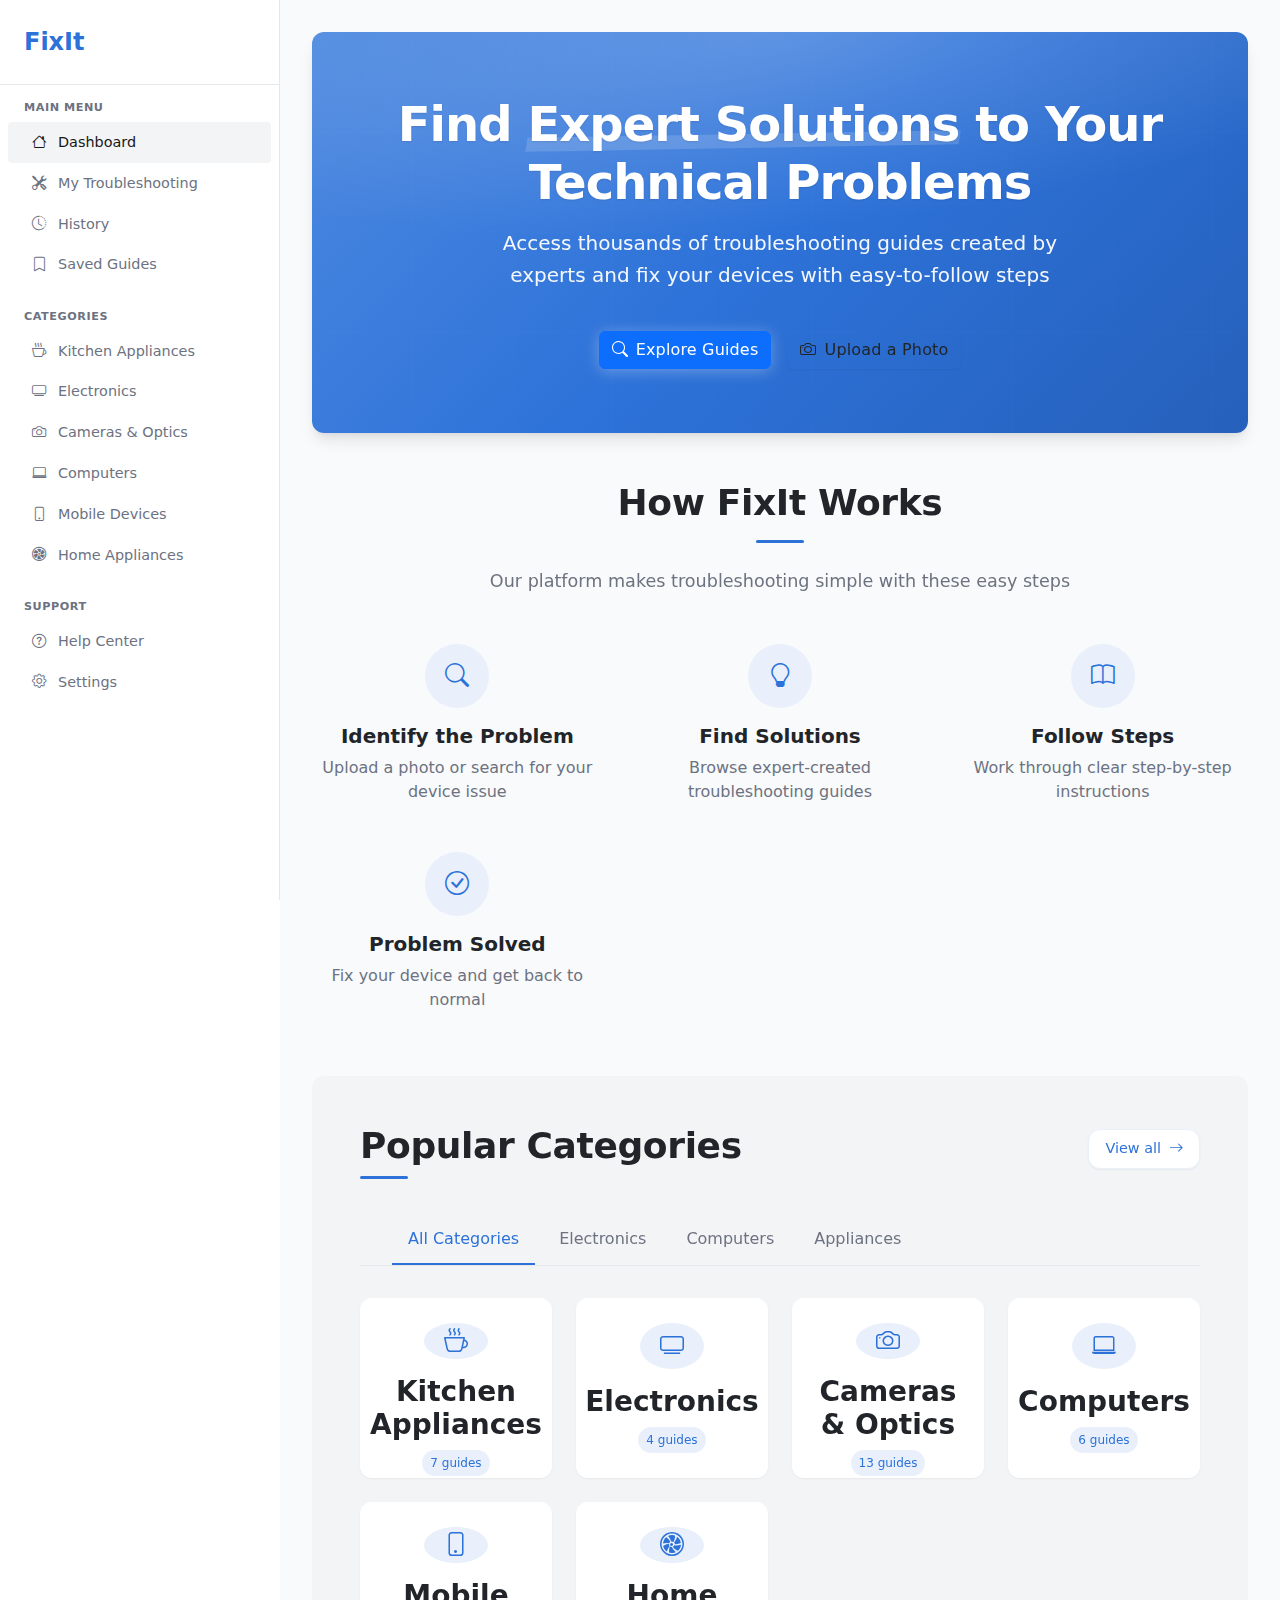
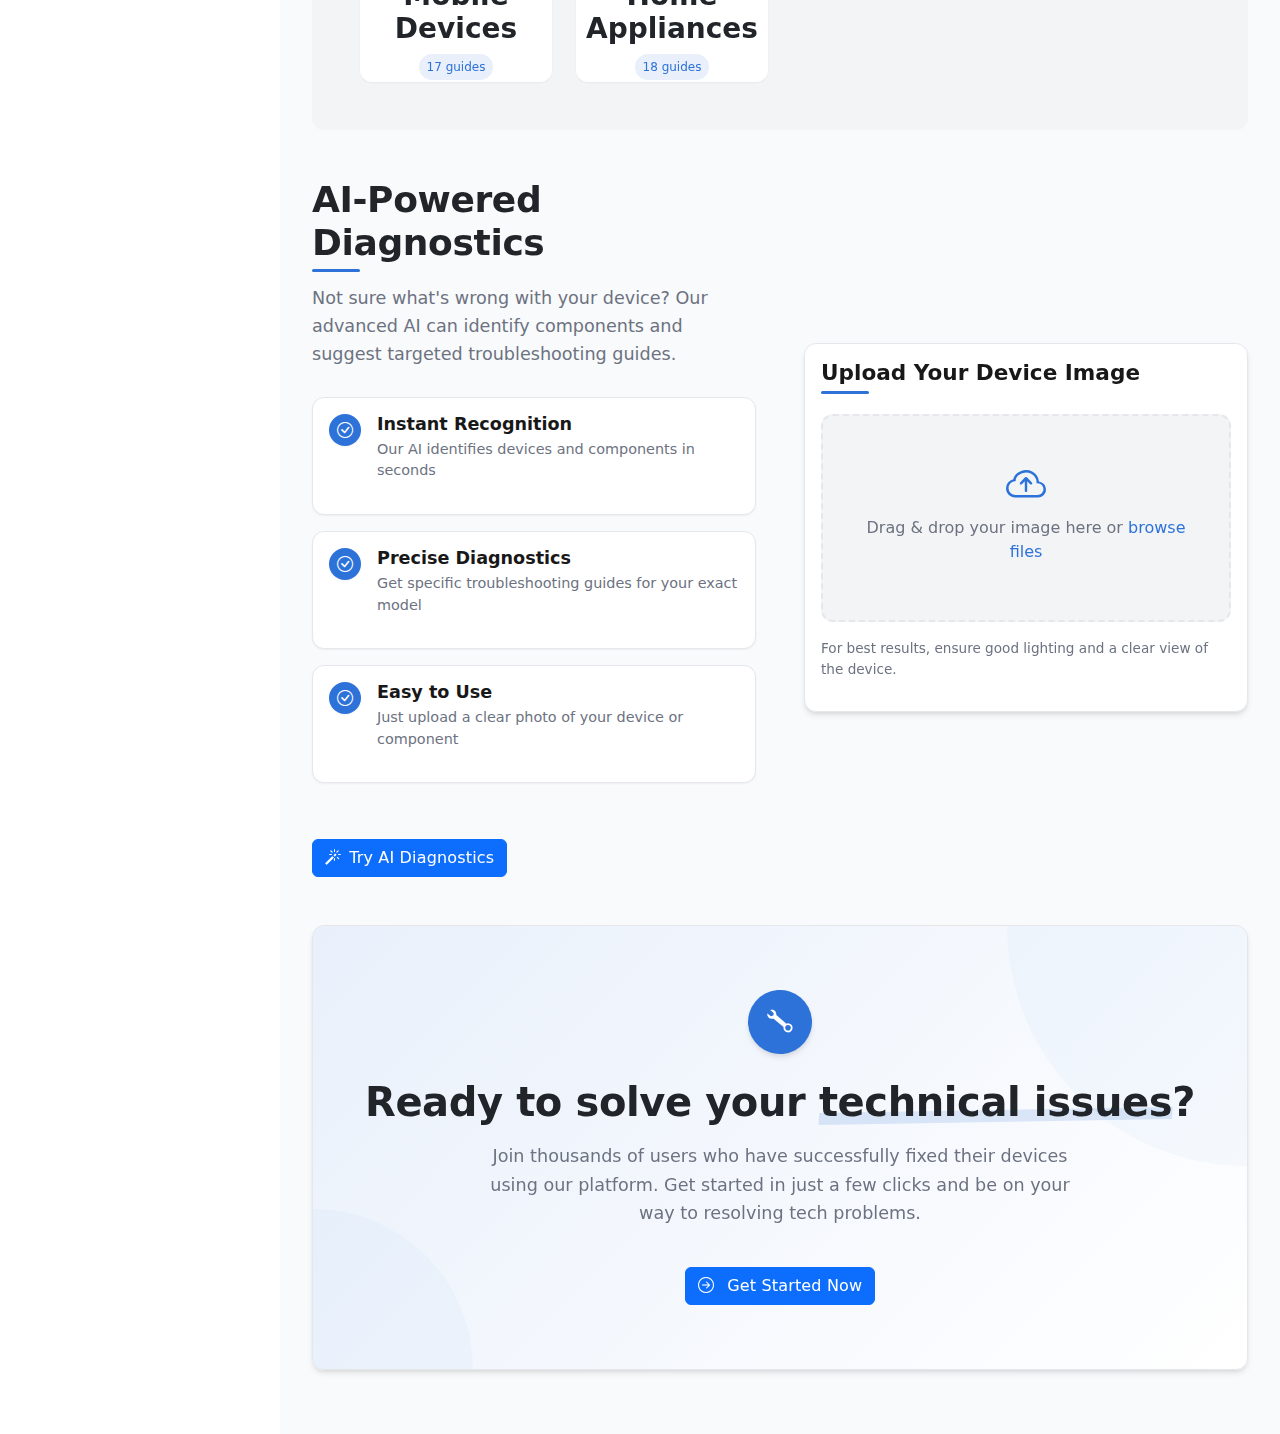
<file: index.html>
<!DOCTYPE html>
<html lang="en">
<head>
  <meta charset="UTF-8">
  <meta name="viewport" content="width=device-width, initial-scale=1.0">
  <title>FixIt - Tech Troubleshooting Guide</title>
  <link rel="stylesheet" href="styles.css">
  <link href="https://cdn.jsdelivr.net/npm/bootstrap@5.3.0/dist/css/bootstrap.min.css" rel="stylesheet">
  <link rel="stylesheet" href="https://cdn.jsdelivr.net/npm/bootstrap-icons@1.11.0/font/bootstrap-icons.css">
</head>
<body>
  <div class="app-container">
    <!-- Sidebar -->
    <aside class="sidebar">
      <div class="logo-container">
        <a href="index.html" class="logo">FixIt</a>
      </div>
      
      <nav class="sidebar-nav">
        <div class="nav-section">
          <h5 class="nav-title">MAIN MENU</h5>
          <ul class="nav-items">
            <li class="nav-item active">
              <a href="index.html">
                <i class="bi bi-house"></i>
                <span>Dashboard</span>
              </a>
            </li>
            <li class="nav-item">
              <a href="my-troubleshooting.html">
                <i class="bi bi-tools"></i>
                <span>My Troubleshooting</span>
              </a>
            </li>
            <li class="nav-item">
              <a href="history.html">
                <i class="bi bi-clock-history"></i>
                <span>History</span>
              </a>
            </li>
            <li class="nav-item">
              <a href="saved-guides.html">
                <i class="bi bi-bookmark"></i>
                <span>Saved Guides</span>
              </a>
            </li>
          </ul>
        </div>
        
        <div class="nav-section">
          <h5 class="nav-title">CATEGORIES</h5>
          <ul class="nav-items" id="category-nav">
            <!-- Categories will be loaded here via JavaScript -->
            <li class="nav-item skeleton">
              <div class="skeleton-icon"></div>
              <div class="skeleton-text"></div>
            </li>
            <li class="nav-item skeleton">
              <div class="skeleton-icon"></div>
              <div class="skeleton-text"></div>
            </li>
          </ul>
        </div>
        
        <div class="nav-section">
          <h5 class="nav-title">SUPPORT</h5>
          <ul class="nav-items">
            <li class="nav-item">
              <a href="help-center.html">
                <i class="bi bi-question-circle"></i>
                <span>Help Center</span>
              </a>
            </li>
            <li class="nav-item">
              <a href="settings.html">
                <i class="bi bi-gear"></i>
                <span>Settings</span>
              </a>
            </li>
          </ul>
        </div>
      </nav>
    </aside>

    <!-- Main Content -->
    <main class="main-content">
      <div class="content-inner">
        <!-- Hero Section -->
        <section class="hero-section">
          <div class="hero-content">
            <h1>Find <span>Expert Solutions</span> to Your Technical Problems</h1>
            <p>Access thousands of troubleshooting guides created by experts and fix your devices with easy-to-follow steps</p>
            <div class="hero-buttons">
              <button class="btn btn-primary"><i class="bi bi-search me-2"></i>Explore Guides</button>
              <button class="btn btn-outline"><i class="bi bi-camera me-2"></i>Upload a Photo</button>
            </div>
          </div>
        </section>

        <!-- How it Works Section -->
        <section class="how-it-works-section">
          <div class="section-header">
            <h2>How FixIt Works</h2>
            <p>Our platform makes troubleshooting simple with these easy steps</p>
          </div>
          
          <div class="steps-container">
            <div class="step-item">
              <div class="step-icon">
                <i class="bi bi-search"></i>
              </div>
              <h3>Identify the Problem</h3>
              <p>Upload a photo or search for your device issue</p>
            </div>
            
            <div class="step-item">
              <div class="step-icon">
                <i class="bi bi-lightbulb"></i>
              </div>
              <h3>Find Solutions</h3>
              <p>Browse expert-created troubleshooting guides</p>
            </div>
            
            <div class="step-item">
              <div class="step-icon">
                <i class="bi bi-book"></i>
              </div>
              <h3>Follow Steps</h3>
              <p>Work through clear step-by-step instructions</p>
            </div>
            
            <div class="step-item">
              <div class="step-icon">
                <i class="bi bi-check-circle"></i>
              </div>
              <h3>Problem Solved</h3>
              <p>Fix your device and get back to normal</p>
            </div>
          </div>
        </section>

        <!-- Categories Section -->
        <section class="categories-section">
          <div class="section-header-with-action">
            <h2>Popular Categories</h2>
            <a href="categories.html" class="view-all">
              View all <i class="bi bi-arrow-right"></i>
            </a>
          </div>
          
          <div class="tabs-container">
            <ul class="tabs-nav">
              <li class="active"><a href="#all-tab">All Categories</a></li>
              <li><a href="#electronics-tab">Electronics</a></li>
              <li><a href="#computers-tab">Computers</a></li>
              <li><a href="#appliances-tab">Appliances</a></li>
            </ul>
            
            <div class="tab-content">
              <div id="all-tab" class="tab-pane active">
                <div class="categories-grid" id="all-categories">
                  <!-- Categories will be loaded here via JavaScript -->
                  <div class="category-card skeleton"></div>
                  <div class="category-card skeleton"></div>
                  <div class="category-card skeleton"></div>
                  <div class="category-card skeleton"></div>
                  <div class="category-card skeleton"></div>
                  <div class="category-card skeleton"></div>
                </div>
              </div>
              
              <div id="electronics-tab" class="tab-pane">
                <div class="categories-grid" id="electronics-categories">
                  <!-- Electronics categories will be loaded here -->
                </div>
              </div>
              
              <div id="computers-tab" class="tab-pane">
                <div class="categories-grid" id="computers-categories">
                  <!-- Computers categories will be loaded here -->
                </div>
              </div>
              
              <div id="appliances-tab" class="tab-pane">
                <div class="categories-grid" id="appliances-categories">
                  <!-- Appliances categories will be loaded here -->
                </div>
              </div>
            </div>
          </div>
        </section>

        <!-- AI Detection Section -->
        <section class="ai-detection-section">
          <div class="ai-info">
            <h2>AI-Powered Diagnostics</h2>
            <p>Not sure what's wrong with your device? Our advanced AI can identify components and suggest targeted troubleshooting guides.</p>
            
            <div class="features-list">
              <div class="feature-item">
                <i class="bi bi-check-circle"></i>
                <div>
                  <h4>Instant Recognition</h4>
                  <p>Our AI identifies devices and components in seconds</p>
                </div>
              </div>
              
              <div class="feature-item">
                <i class="bi bi-check-circle"></i>
                <div>
                  <h4>Precise Diagnostics</h4>
                  <p>Get specific troubleshooting guides for your exact model</p>
                </div>
              </div>
              
              <div class="feature-item">
                <i class="bi bi-check-circle"></i>
                <div>
                  <h4>Easy to Use</h4>
                  <p>Just upload a clear photo of your device or component</p>
                </div>
              </div>
            </div>
            
            <button class="btn btn-primary mt-4"><i class="bi bi-magic me-2"></i>Try AI Diagnostics</button>
          </div>
          
          <div class="ai-upload-box">
            <div class="card">
              <div class="card-body">
                <h3>Upload Your Device Image</h3>
                <div class="upload-area" id="upload-area">
                  <i class="bi bi-cloud-arrow-up"></i>
                  <p>Drag & drop your image here or <span>browse files</span></p>
                  <input type="file" id="file-upload" accept="image/*" hidden>
                </div>
                <p class="upload-tip">For best results, ensure good lighting and a clear view of the device.</p>
              </div>
            </div>
          </div>
        </section>

        <!-- CTA Section -->
        <section class="cta-section">
          <div class="cta-icon">
            <i class="bi bi-wrench"></i>
          </div>
          <h2>Ready to solve your <span>technical issues</span>?</h2>
          <p>Join thousands of users who have successfully fixed their devices using our platform. Get started in just a few clicks and be on your way to resolving tech problems.</p>
          <button class="btn btn-primary">
            <i class="bi bi-arrow-right-circle me-2"></i>
            Get Started Now
          </button>
        </section>
      </div>
    </main>
  </div>

  <script src="script.js"></script>
</body>
</html>
</file>
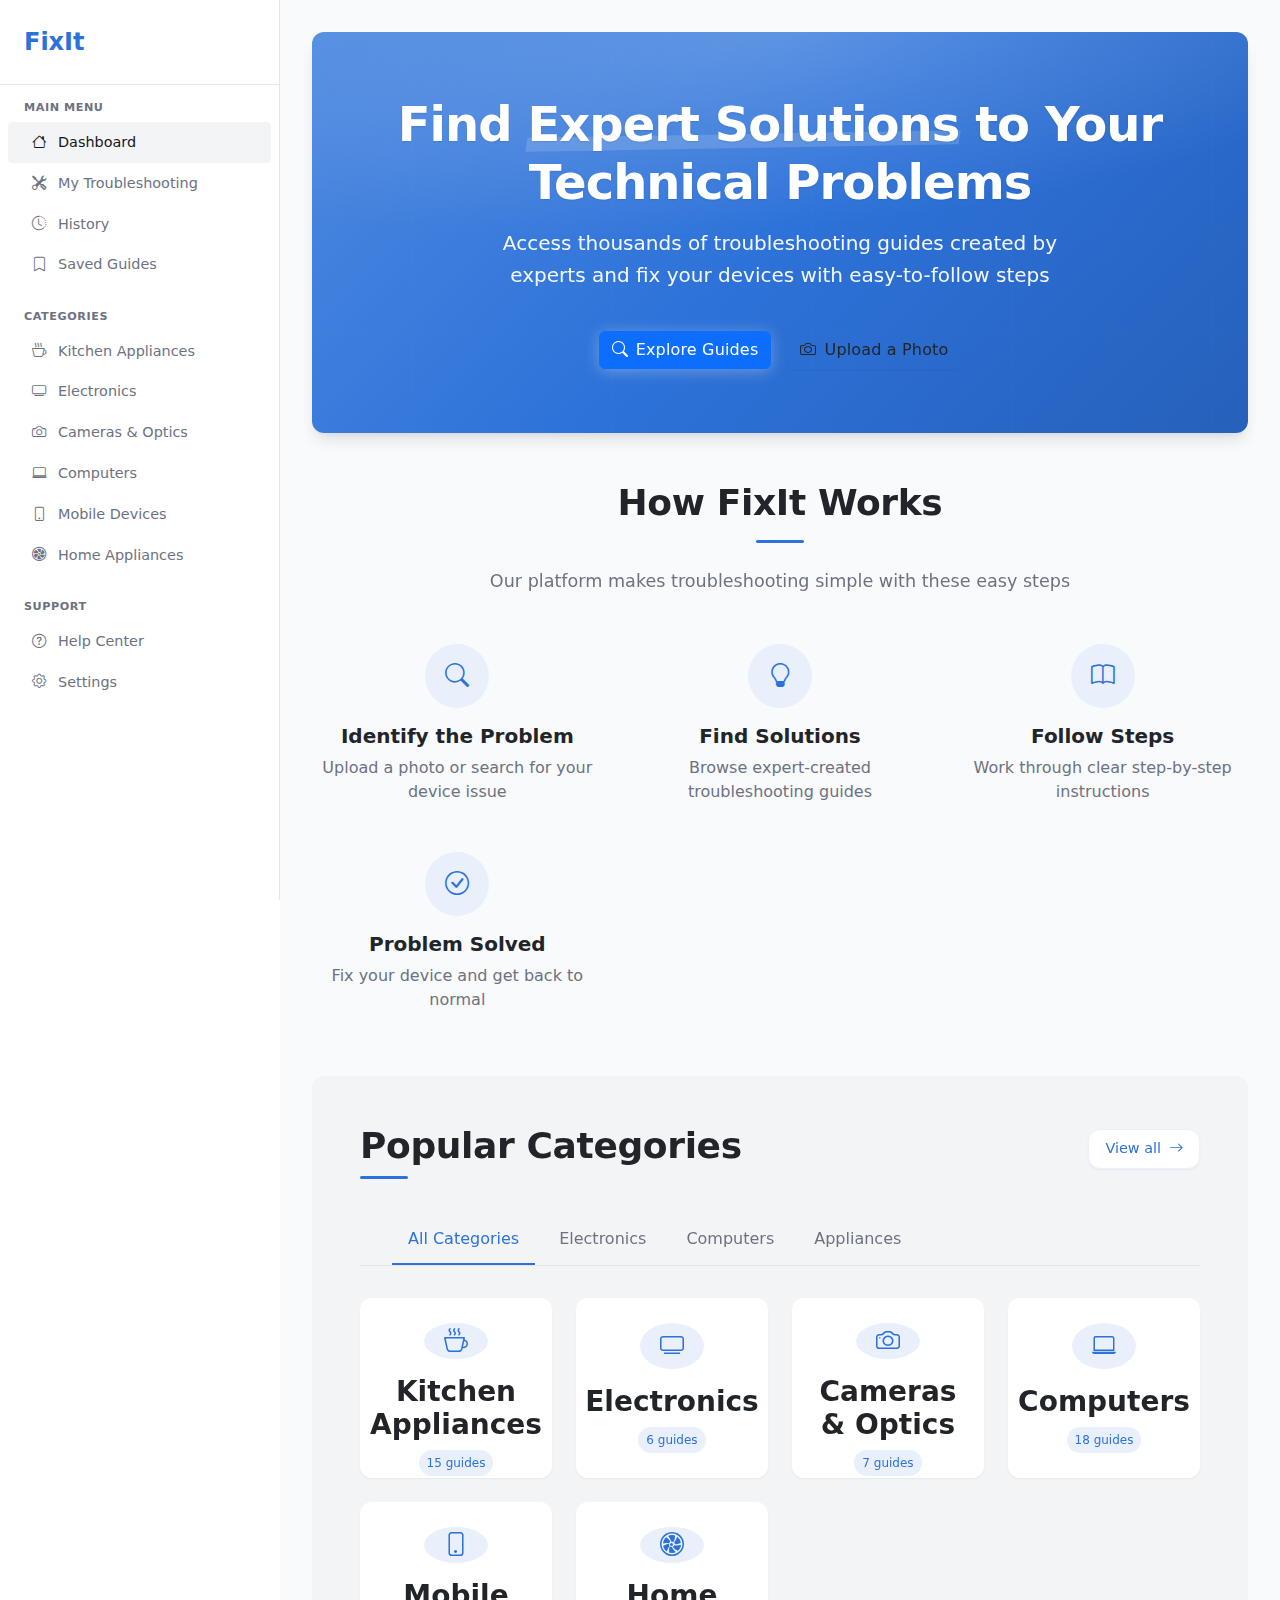
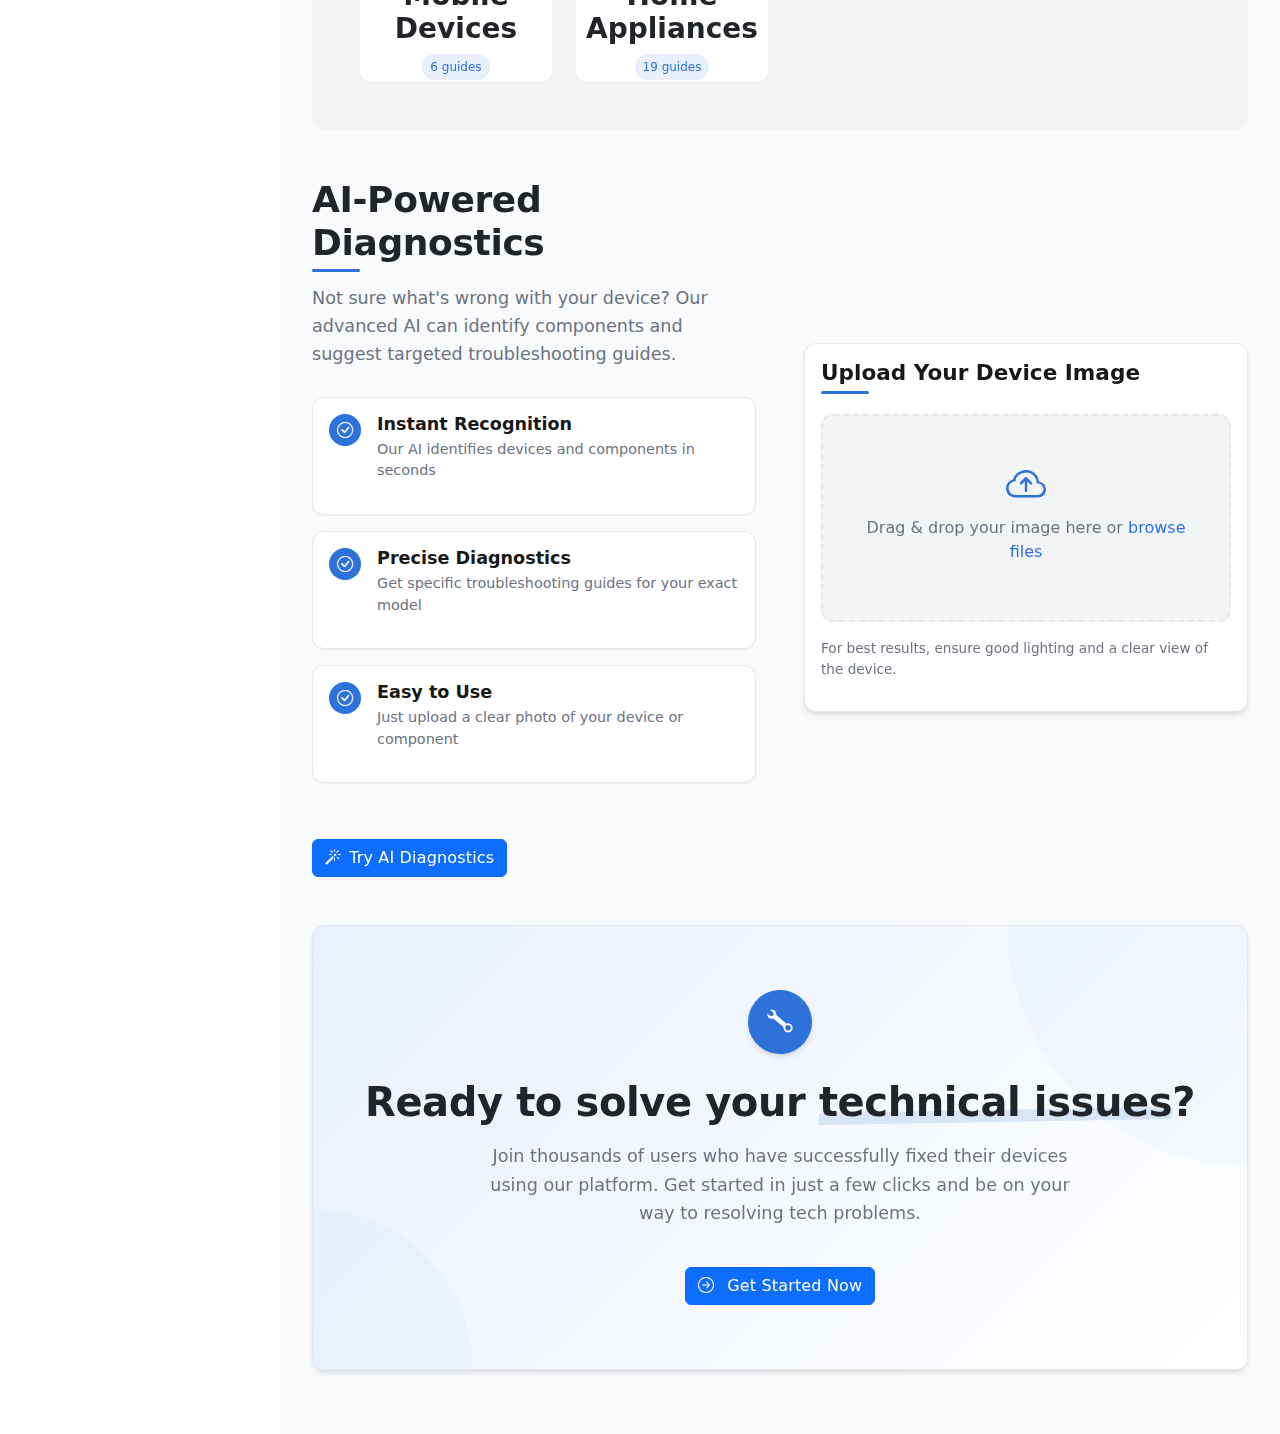
<file: category (2).html>
<!DOCTYPE html>
<html lang="en">
<head>
  <meta charset="UTF-8">
  <meta name="viewport" content="width=device-width, initial-scale=1.0">
  <title>Category | FixIt - Tech Troubleshooting Guide</title>
  <link rel="stylesheet" href="styles.css">
  <link href="https://cdn.jsdelivr.net/npm/bootstrap@5.3.0/dist/css/bootstrap.min.css" rel="stylesheet">
  <link rel="stylesheet" href="https://cdn.jsdelivr.net/npm/bootstrap-icons@1.11.0/font/bootstrap-icons.css">
  <style>
    /* Additional styles for category page */
    .category-header {
      display: flex;
      align-items: center;
      gap: 1.5rem;
      margin-bottom: 2.5rem;
    }
    
    .category-icon-large {
      width: 5rem;
      height: 5rem;
      background-color: var(--primary-very-light);
      color: var(--primary);
      display: flex;
      align-items: center;
      justify-content: center;
      border-radius: 1rem;
      font-size: 2rem;
    }
    
    .category-description {
      color: var(--muted-foreground);
      max-width: 800px;
      margin-bottom: 1.5rem;
    }
    
    .guides-header {
      display: flex;
      justify-content: space-between;
      align-items: center;
      margin-bottom: 1.5rem;
    }
    
    .filter-button {
      display: flex;
      align-items: center;
      gap: 0.5rem;
      padding: 0.5rem 1rem;
      background-color: var(--background);
      border: 1px solid var(--border);
      border-radius: var(--radius);
      cursor: pointer;
    }
    
    .difficulty-legend {
      display: flex;
      gap: 1.5rem;
      margin-bottom: 2rem;
    }
    
    .difficulty-item {
      display: flex;
      align-items: center;
      gap: 0.5rem;
      font-size: 0.875rem;
    }
    
    .difficulty-dot {
      width: 0.75rem;
      height: 0.75rem;
      border-radius: 50%;
    }
    
    .difficulty-dot.beginner {
      background-color: #10b981;
    }
    
    .difficulty-dot.intermediate {
      background-color: #f59e0b;
    }
    
    .difficulty-dot.advanced {
      background-color: #ef4444;
    }
    
    .guide-card {
      background-color: white;
      border-radius: var(--radius);
      box-shadow: 0 2px 10px rgba(0, 0, 0, 0.05);
      padding: 1.5rem;
      margin-bottom: 1.5rem;
      transition: all 0.3s;
      cursor: pointer;
      border-left: 4px solid transparent;
    }
    
    .guide-card:hover {
      box-shadow: 0 4px 20px rgba(0, 0, 0, 0.1);
      transform: translateY(-2px);
    }
    
    .guide-card.beginner {
      border-left-color: #10b981;
    }
    
    .guide-card.intermediate {
      border-left-color: #f59e0b;
    }
    
    .guide-card.advanced {
      border-left-color: #ef4444;
    }
    
    .guide-header {
      display: flex;
      justify-content: space-between;
      margin-bottom: 0.75rem;
    }
    
    .guide-title {
      font-weight: 600;
      font-size: 1.25rem;
      color: var(--foreground);
      margin-bottom: 0.5rem;
    }
    
    .guide-meta {
      display: flex;
      gap: 1.5rem;
      color: var(--muted-foreground);
      font-size: 0.875rem;
      margin-bottom: 0.75rem;
    }
    
    .guide-meta-item {
      display: flex;
      align-items: center;
      gap: 0.5rem;
    }
    
    .guide-rating {
      display: flex;
      align-items: center;
      gap: 0.25rem;
    }
    
    .guide-rating-stars {
      color: #f59e0b;
    }
    
    .guide-rating-value {
      font-weight: 600;
    }
    
    .no-guides {
      text-align: center;
      padding: 4rem 2rem;
      background-color: var(--muted);
      border-radius: var(--radius);
    }
    
    .no-guides i {
      font-size: 3rem;
      color: var(--muted-foreground);
      margin-bottom: 1rem;
    }
    
    .no-guides h3 {
      font-weight: 600;
      margin-bottom: 0.5rem;
    }
    
    .no-guides p {
      color: var(--muted-foreground);
      margin-bottom: 1.5rem;
    }
  </style>
</head>
<body>
  <div class="app-container">
    <!-- Sidebar -->
    <aside class="sidebar">
      <div class="logo-container">
        <a href="index.html" class="logo">FixIt</a>
      </div>
      
      <nav class="sidebar-nav">
        <div class="nav-section">
          <h5 class="nav-title">MAIN MENU</h5>
          <ul class="nav-items">
            <li class="nav-item">
              <a href="index.html">
                <i class="bi bi-house"></i>
                <span>Dashboard</span>
              </a>
            </li>
            <li class="nav-item">
              <a href="my-troubleshooting.html">
                <i class="bi bi-tools"></i>
                <span>My Troubleshooting</span>
              </a>
            </li>
            <li class="nav-item">
              <a href="history.html">
                <i class="bi bi-clock-history"></i>
                <span>History</span>
              </a>
            </li>
            <li class="nav-item">
              <a href="saved-guides.html">
                <i class="bi bi-bookmark"></i>
                <span>Saved Guides</span>
              </a>
            </li>
          </ul>
        </div>
        
        <div class="nav-section">
          <h5 class="nav-title">CATEGORIES</h5>
          <ul class="nav-items" id="category-nav">
            <!-- Categories will be loaded here via JavaScript -->
            <li class="nav-item skeleton">
              <div class="skeleton-icon"></div>
              <div class="skeleton-text"></div>
            </li>
            <li class="nav-item skeleton">
              <div class="skeleton-icon"></div>
              <div class="skeleton-text"></div>
            </li>
          </ul>
        </div>
        
        <div class="nav-section">
          <h5 class="nav-title">SUPPORT</h5>
          <ul class="nav-items">
            <li class="nav-item">
              <a href="help-center.html">
                <i class="bi bi-question-circle"></i>
                <span>Help Center</span>
              </a>
            </li>
            <li class="nav-item">
              <a href="settings.html">
                <i class="bi bi-gear"></i>
                <span>Settings</span>
              </a>
            </li>
          </ul>
        </div>
      </nav>
    </aside>

    <!-- Main Content -->
    <main class="main-content">
      <div class="content-inner">
        <!-- Loading State -->
        <div id="loading-state" class="category-loading-state">
          <div class="category-header">
            <div class="category-icon-large skeleton"></div>
            <div>
              <div class="skeleton" style="width: 200px; height: 2rem; margin-bottom: 0.5rem;"></div>
              <div class="skeleton" style="width: 300px; height: 1rem;"></div>
            </div>
          </div>
          
          <div class="skeleton" style="width: 100%; height: 1.5rem; margin-bottom: 1.5rem;"></div>
          
          <div class="guides-header">
            <div class="skeleton" style="width: 150px; height: 1.5rem;"></div>
            <div class="skeleton" style="width: 100px; height: 2rem;"></div>
          </div>
          
          <div>
            <div class="guide-card skeleton" style="height: 150px; margin-bottom: 1rem;"></div>
            <div class="guide-card skeleton" style="height: 150px; margin-bottom: 1rem;"></div>
            <div class="guide-card skeleton" style="height: 150px;"></div>
          </div>
        </div>
        
        <!-- Content (hidden initially, shown when loaded) -->
        <div id="category-content" class="category-content" style="display: none;">
          <div class="category-header">
            <div class="category-icon-large" id="category-icon">
              <i class="bi bi-laptop"></i>
            </div>
            <div>
              <h1 id="category-name">Category Name</h1>
              <p id="category-subtitle">Guides for troubleshooting</p>
            </div>
          </div>
          
          <p class="category-description" id="category-description">
            Detailed category description will appear here.
          </p>
          
          <div class="guides-header">
            <h2>Troubleshooting Guides</h2>
            <button class="filter-button">
              <i class="bi bi-funnel"></i>
              <span>Filter</span>
            </button>
          </div>
          
          <div class="difficulty-legend">
            <div class="difficulty-item">
              <span class="difficulty-dot beginner"></span>
              <span>Beginner</span>
            </div>
            <div class="difficulty-item">
              <span class="difficulty-dot intermediate"></span>
              <span>Intermediate</span>
            </div>
            <div class="difficulty-item">
              <span class="difficulty-dot advanced"></span>
              <span>Advanced</span>
            </div>
          </div>
          
          <!-- Guides container -->
          <div id="guides-container">
            <!-- Sample guide cards -->
            <div class="guide-card beginner">
              <div class="guide-header">
                <h3 class="guide-title">How to Fix a Slow Laptop</h3>
                <div class="guide-rating">
                  <div class="guide-rating-stars">
                    <i class="bi bi-star-fill"></i>
                    <i class="bi bi-star-fill"></i>
                    <i class="bi bi-star-fill"></i>
                    <i class="bi bi-star-fill"></i>
                    <i class="bi bi-star-half"></i>
                  </div>
                  <span class="guide-rating-value">4.7</span>
                </div>
              </div>
              
              <div class="guide-meta">
                <div class="guide-meta-item">
                  <i class="bi bi-clock"></i>
                  <span>30 minutes</span>
                </div>
                <div class="guide-meta-item">
                  <i class="bi bi-person"></i>
                  <span>TechExpert</span>
                </div>
              </div>
              
              <p>Learn how to speed up your slow laptop with these simple steps</p>
            </div>
            
            <div class="guide-card intermediate">
              <div class="guide-header">
                <h3 class="guide-title">Troubleshooting WiFi Connection Issues</h3>
                <div class="guide-rating">
                  <div class="guide-rating-stars">
                    <i class="bi bi-star-fill"></i>
                    <i class="bi bi-star-fill"></i>
                    <i class="bi bi-star-fill"></i>
                    <i class="bi bi-star-fill"></i>
                    <i class="bi bi-star"></i>
                  </div>
                  <span class="guide-rating-value">4.2</span>
                </div>
              </div>
              
              <div class="guide-meta">
                <div class="guide-meta-item">
                  <i class="bi bi-clock"></i>
                  <span>45 minutes</span>
                </div>
                <div class="guide-meta-item">
                  <i class="bi bi-person"></i>
                  <span>NetworkPro</span>
                </div>
              </div>
              
              <p>Solve common WiFi problems with this step-by-step guide</p>
            </div>
          </div>
          
          <!-- No guides state (hidden by default) -->
          <div id="no-guides" class="no-guides" style="display: none;">
            <i class="bi bi-journal-x"></i>
            <h3>No guides available</h3>
            <p>There are no troubleshooting guides available for this category yet.</p>
            <button class="btn btn-primary">Back to Home</button>
          </div>
        </div>
      </div>
    </main>
  </div>

  <script src="script.js"></script>
  <script>
    // Additional JavaScript for the category page
    document.addEventListener('DOMContentLoaded', () => {
      const loadingState = document.getElementById('loading-state');
      const categoryContent = document.getElementById('category-content');
      const categoryName = document.getElementById('category-name');
      const categorySubtitle = document.getElementById('category-subtitle');
      const categoryDescription = document.getElementById('category-description');
      const categoryIcon = document.getElementById('category-icon');
      const guidesContainer = document.getElementById('guides-container');
      const noGuides = document.getElementById('no-guides');
      
      // Get category slug from URL
      const slug = getURLParam('slug');
      if (!slug) {
        window.location.href = 'index.html';
        return;
      }
      
      // Simulate loading data
      setTimeout(() => {
        // Find the category from our data
        const category = categories.find(c => c.slug === slug);
        
        if (!category) {
          window.location.href = 'index.html';
          return;
        }
        
        // Update category information
        categoryName.textContent = category.name;
        categorySubtitle.textContent = `Guides for ${category.name.toLowerCase()} troubleshooting`;
        categoryDescription.textContent = category.description || `Find expert troubleshooting guides for ${category.name.toLowerCase()}.`;
        categoryIcon.innerHTML = `<i class="${category.icon}"></i>`;
        
        // Fetch guides
        fetchGuidesByCategory(category.id).then(guides => {
          // Clear the container
          guidesContainer.innerHTML = '';
          
          if (guides.length === 0) {
            guidesContainer.style.display = 'none';
            noGuides.style.display = 'block';
          } else {
            // Add guides to the container
            guides.forEach(guide => {
              const guideCard = createGuideCard(guide);
              guidesContainer.appendChild(guideCard);
            });
            
            guidesContainer.style.display = 'block';
            noGuides.style.display = 'none';
          }
          
          // Show content and hide loading state
          loadingState.style.display = 'none';
          categoryContent.style.display = 'block';
        });
      }, 1000); // Simulate loading delay
    });
    
    // Create a guide card
    function createGuideCard(guide) {
      const card = document.createElement('div');
      card.className = `guide-card ${guide.difficulty}`;
      
      // Generate star rating HTML
      const ratingStars = generateStarRating(guide.rating);
      
      card.innerHTML = `
        <div class="guide-header">
          <h3 class="guide-title">${guide.title}</h3>
          <div class="guide-rating">
            <div class="guide-rating-stars">
              ${ratingStars}
            </div>
            <span class="guide-rating-value">${guide.rating.toFixed(1)}</span>
          </div>
        </div>
        
        <div class="guide-meta">
          ${guide.estimatedTime ? `
            <div class="guide-meta-item">
              <i class="bi bi-clock"></i>
              <span>${guide.estimatedTime}</span>
            </div>
          ` : ''}
          ${guide.author ? `
            <div class="guide-meta-item">
              <i class="bi bi-person"></i>
              <span>${guide.author}</span>
            </div>
          ` : ''}
        </div>
        
        <p>${guide.description}</p>
      `;
      
      // Add click event to navigate to guide page
      card.addEventListener('click', () => {
        window.location.href = `guide.html?slug=${guide.slug}`;
      });
      
      return card;
    }
    
    // Generate star rating HTML
    function generateStarRating(rating) {
      const fullStars = Math.floor(rating);
      const hasHalfStar = rating % 1 >= 0.5;
      const emptyStars = 5 - fullStars - (hasHalfStar ? 1 : 0);
      
      let starsHtml = '';
      
      // Full stars
      for (let i = 0; i < fullStars; i++) {
        starsHtml += '<i class="bi bi-star-fill"></i>';
      }
      
      // Half star
      if (hasHalfStar) {
        starsHtml += '<i class="bi bi-star-half"></i>';
      }
      
      // Empty stars
      for (let i = 0; i < emptyStars; i++) {
        starsHtml += '<i class="bi bi-star"></i>';
      }
      
      return starsHtml;
    }
  </script>
</body>
</html>
</file>
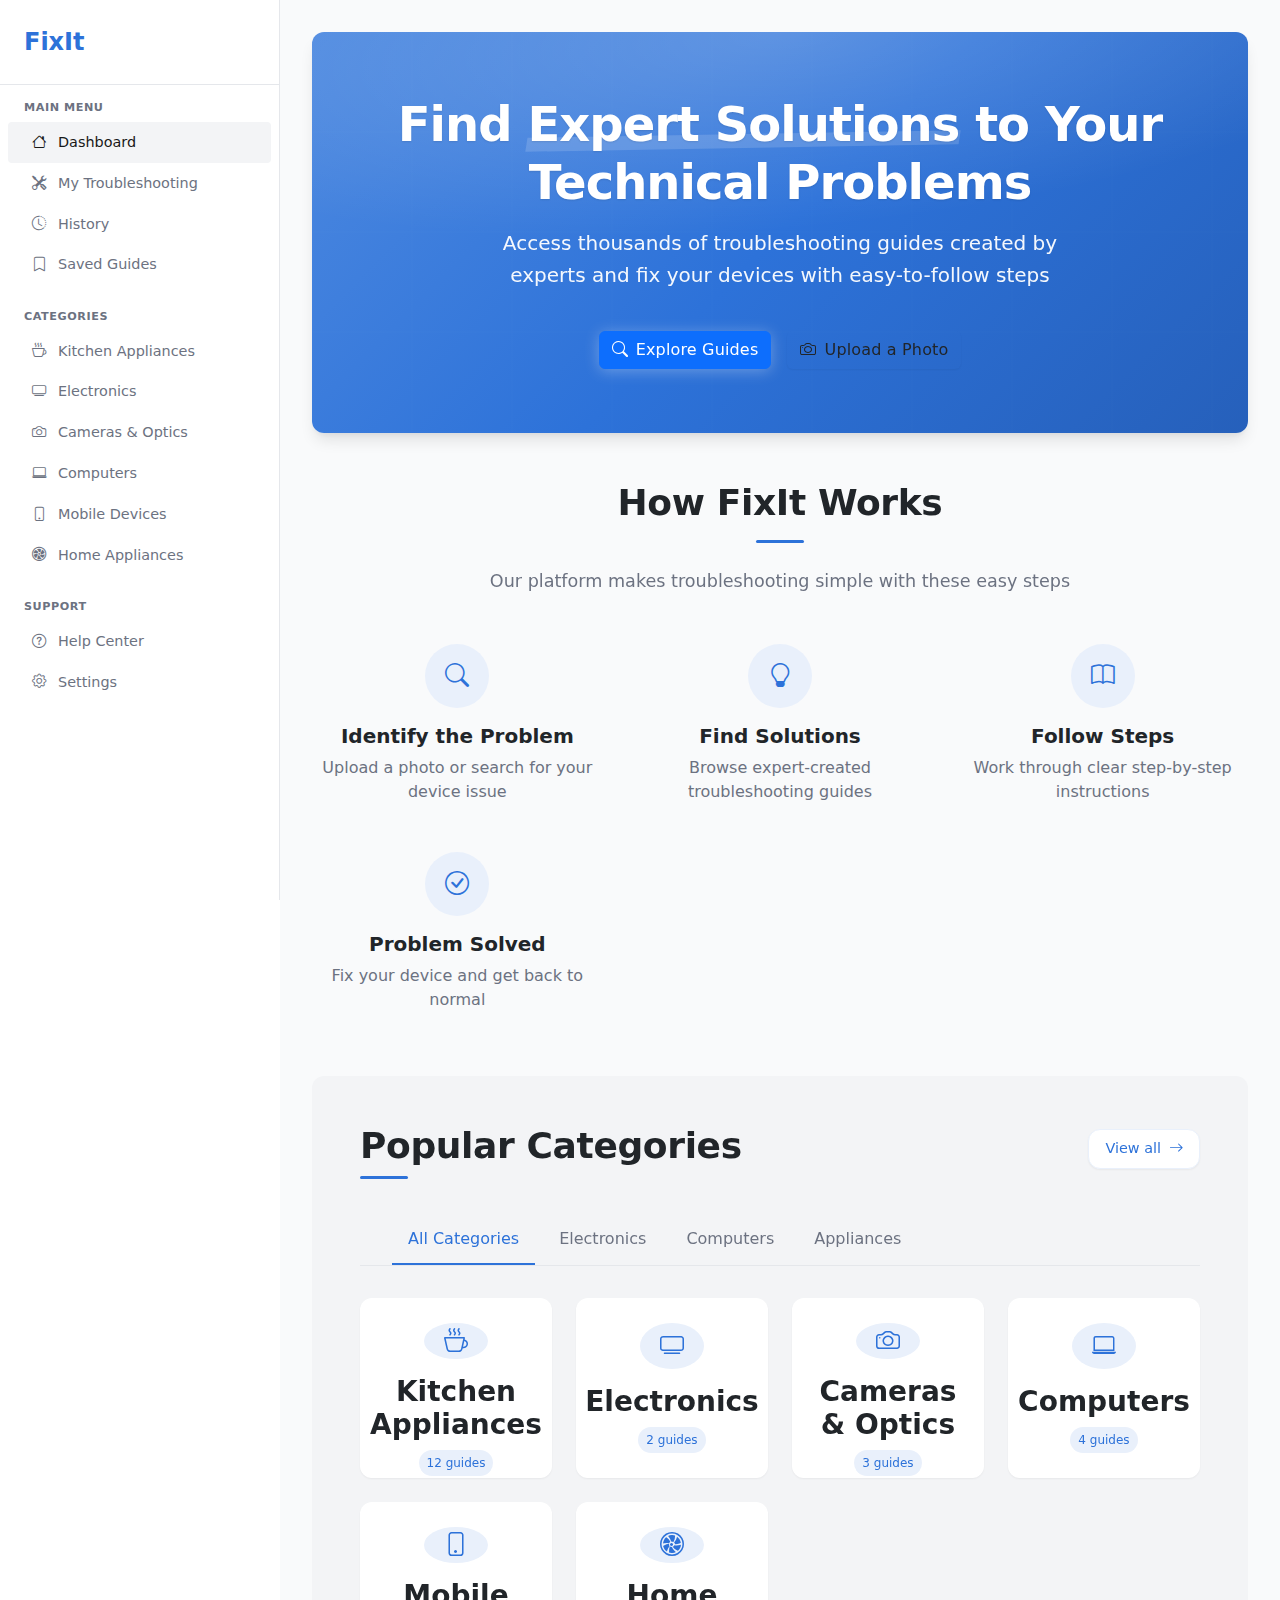
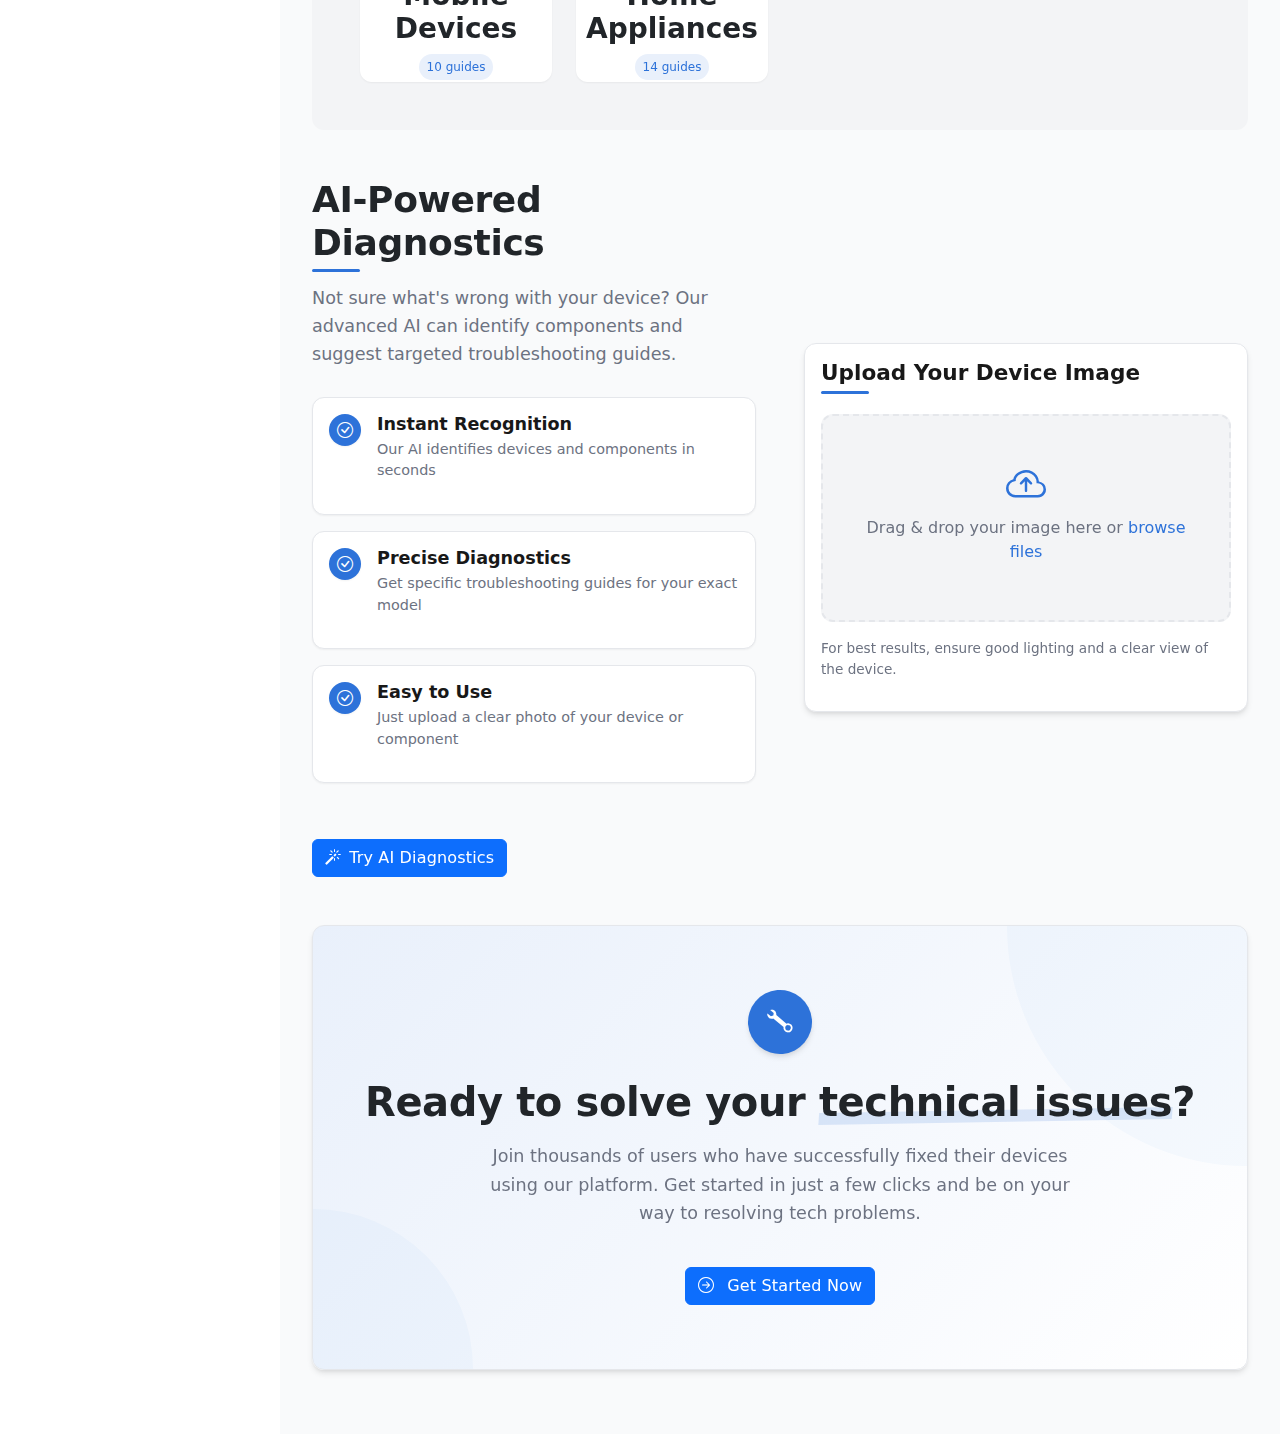
<file: category.html>
<!DOCTYPE html>
<html lang="en">
<head>
  <meta charset="UTF-8">
  <meta name="viewport" content="width=device-width, initial-scale=1.0">
  <title>Category | FixIt - Tech Troubleshooting Guide</title>
  <link rel="stylesheet" href="styles.css">
  <link href="https://cdn.jsdelivr.net/npm/bootstrap@5.3.0/dist/css/bootstrap.min.css" rel="stylesheet">
  <link rel="stylesheet" href="https://cdn.jsdelivr.net/npm/bootstrap-icons@1.11.0/font/bootstrap-icons.css">
  <style>
    /* Additional styles for category page */
    .category-header {
      display: flex;
      align-items: center;
      gap: 1.5rem;
      margin-bottom: 2.5rem;
    }
    
    .category-icon-large {
      width: 5rem;
      height: 5rem;
      background-color: var(--primary-very-light);
      color: var(--primary);
      display: flex;
      align-items: center;
      justify-content: center;
      border-radius: 1rem;
      font-size: 2rem;
    }
    
    .category-description {
      color: var(--muted-foreground);
      max-width: 800px;
      margin-bottom: 1.5rem;
    }
    
    .guides-header {
      display: flex;
      justify-content: space-between;
      align-items: center;
      margin-bottom: 1.5rem;
    }
    
    .filter-button {
      display: flex;
      align-items: center;
      gap: 0.5rem;
      padding: 0.5rem 1rem;
      background-color: var(--background);
      border: 1px solid var(--border);
      border-radius: var(--radius);
      cursor: pointer;
    }
    
    .difficulty-legend {
      display: flex;
      gap: 1.5rem;
      margin-bottom: 2rem;
    }
    
    .difficulty-item {
      display: flex;
      align-items: center;
      gap: 0.5rem;
      font-size: 0.875rem;
    }
    
    .difficulty-dot {
      width: 0.75rem;
      height: 0.75rem;
      border-radius: 50%;
    }
    
    .difficulty-dot.beginner {
      background-color: #10b981;
    }
    
    .difficulty-dot.intermediate {
      background-color: #f59e0b;
    }
    
    .difficulty-dot.advanced {
      background-color: #ef4444;
    }
    
    .guide-card {
      background-color: white;
      border-radius: var(--radius);
      box-shadow: 0 2px 10px rgba(0, 0, 0, 0.05);
      padding: 1.5rem;
      margin-bottom: 1.5rem;
      transition: all 0.3s;
      cursor: pointer;
      border-left: 4px solid transparent;
    }
    
    .guide-card:hover {
      box-shadow: 0 4px 20px rgba(0, 0, 0, 0.1);
      transform: translateY(-2px);
    }
    
    .guide-card.beginner {
      border-left-color: #10b981;
    }
    
    .guide-card.intermediate {
      border-left-color: #f59e0b;
    }
    
    .guide-card.advanced {
      border-left-color: #ef4444;
    }
    
    .guide-header {
      display: flex;
      justify-content: space-between;
      margin-bottom: 0.75rem;
    }
    
    .guide-title {
      font-weight: 600;
      font-size: 1.25rem;
      color: var(--foreground);
      margin-bottom: 0.5rem;
    }
    
    .guide-meta {
      display: flex;
      gap: 1.5rem;
      color: var(--muted-foreground);
      font-size: 0.875rem;
      margin-bottom: 0.75rem;
    }
    
    .guide-meta-item {
      display: flex;
      align-items: center;
      gap: 0.5rem;
    }
    
    .guide-rating {
      display: flex;
      align-items: center;
      gap: 0.25rem;
    }
    
    .guide-rating-stars {
      color: #f59e0b;
    }
    
    .guide-rating-value {
      font-weight: 600;
    }
    
    .no-guides {
      text-align: center;
      padding: 4rem 2rem;
      background-color: var(--muted);
      border-radius: var(--radius);
    }
    
    .no-guides i {
      font-size: 3rem;
      color: var(--muted-foreground);
      margin-bottom: 1rem;
    }
    
    .no-guides h3 {
      font-weight: 600;
      margin-bottom: 0.5rem;
    }
    
    .no-guides p {
      color: var(--muted-foreground);
      margin-bottom: 1.5rem;
    }
  </style>
</head>
<body>
  <div class="app-container">
    <!-- Sidebar -->
    <aside class="sidebar">
      <div class="logo-container">
        <a href="index.html" class="logo">FixIt</a>
      </div>
      
      <nav class="sidebar-nav">
        <div class="nav-section">
          <h5 class="nav-title">MAIN MENU</h5>
          <ul class="nav-items">
            <li class="nav-item">
              <a href="index.html">
                <i class="bi bi-house"></i>
                <span>Dashboard</span>
              </a>
            </li>
            <li class="nav-item">
              <a href="my-troubleshooting.html">
                <i class="bi bi-tools"></i>
                <span>My Troubleshooting</span>
              </a>
            </li>
            <li class="nav-item">
              <a href="history.html">
                <i class="bi bi-clock-history"></i>
                <span>History</span>
              </a>
            </li>
            <li class="nav-item">
              <a href="saved-guides.html">
                <i class="bi bi-bookmark"></i>
                <span>Saved Guides</span>
              </a>
            </li>
          </ul>
        </div>
        
        <div class="nav-section">
          <h5 class="nav-title">CATEGORIES</h5>
          <ul class="nav-items" id="category-nav">
            <!-- Categories will be loaded here via JavaScript -->
            <li class="nav-item skeleton">
              <div class="skeleton-icon"></div>
              <div class="skeleton-text"></div>
            </li>
            <li class="nav-item skeleton">
              <div class="skeleton-icon"></div>
              <div class="skeleton-text"></div>
            </li>
          </ul>
        </div>
        
        <div class="nav-section">
          <h5 class="nav-title">SUPPORT</h5>
          <ul class="nav-items">
            <li class="nav-item">
              <a href="help-center.html">
                <i class="bi bi-question-circle"></i>
                <span>Help Center</span>
              </a>
            </li>
            <li class="nav-item">
              <a href="settings.html">
                <i class="bi bi-gear"></i>
                <span>Settings</span>
              </a>
            </li>
          </ul>
        </div>
      </nav>
    </aside>

    <!-- Main Content -->
    <main class="main-content">
      <div class="content-inner">
        <!-- Loading State -->
        <div id="loading-state" class="category-loading-state">
          <div class="category-header">
            <div class="category-icon-large skeleton"></div>
            <div>
              <div class="skeleton" style="width: 200px; height: 2rem; margin-bottom: 0.5rem;"></div>
              <div class="skeleton" style="width: 300px; height: 1rem;"></div>
            </div>
          </div>
          
          <div class="skeleton" style="width: 100%; height: 1.5rem; margin-bottom: 1.5rem;"></div>
          
          <div class="guides-header">
            <div class="skeleton" style="width: 150px; height: 1.5rem;"></div>
            <div class="skeleton" style="width: 100px; height: 2rem;"></div>
          </div>
          
          <div>
            <div class="guide-card skeleton" style="height: 150px; margin-bottom: 1rem;"></div>
            <div class="guide-card skeleton" style="height: 150px; margin-bottom: 1rem;"></div>
            <div class="guide-card skeleton" style="height: 150px;"></div>
          </div>
        </div>
        
        <!-- Content (hidden initially, shown when loaded) -->
        <div id="category-content" class="category-content" style="display: none;">
          <div class="category-header">
            <div class="category-icon-large" id="category-icon">
              <i class="bi bi-laptop"></i>
            </div>
            <div>
              <h1 id="category-name">Category Name</h1>
              <p id="category-subtitle">Guides for troubleshooting</p>
            </div>
          </div>
          
          <p class="category-description" id="category-description">
            Detailed category description will appear here.
          </p>
          
          <div class="guides-header">
            <h2>Troubleshooting Guides</h2>
            <button class="filter-button">
              <i class="bi bi-funnel"></i>
              <span>Filter</span>
            </button>
          </div>
          
          <div class="difficulty-legend">
            <div class="difficulty-item">
              <span class="difficulty-dot beginner"></span>
              <span>Beginner</span>
            </div>
            <div class="difficulty-item">
              <span class="difficulty-dot intermediate"></span>
              <span>Intermediate</span>
            </div>
            <div class="difficulty-item">
              <span class="difficulty-dot advanced"></span>
              <span>Advanced</span>
            </div>
          </div>
          
          <!-- Guides container -->
          <div id="guides-container">
            <!-- Sample guide cards -->
            <div class="guide-card beginner">
              <div class="guide-header">
                <h3 class="guide-title">How to Fix a Slow Laptop</h3>
                <div class="guide-rating">
                  <div class="guide-rating-stars">
                    <i class="bi bi-star-fill"></i>
                    <i class="bi bi-star-fill"></i>
                    <i class="bi bi-star-fill"></i>
                    <i class="bi bi-star-fill"></i>
                    <i class="bi bi-star-half"></i>
                  </div>
                  <span class="guide-rating-value">4.7</span>
                </div>
              </div>
              
              <div class="guide-meta">
                <div class="guide-meta-item">
                  <i class="bi bi-clock"></i>
                  <span>30 minutes</span>
                </div>
                <div class="guide-meta-item">
                  <i class="bi bi-person"></i>
                  <span>TechExpert</span>
                </div>
              </div>
              
              <p>Learn how to speed up your slow laptop with these simple steps</p>
            </div>
            
            <div class="guide-card intermediate">
              <div class="guide-header">
                <h3 class="guide-title">Troubleshooting WiFi Connection Issues</h3>
                <div class="guide-rating">
                  <div class="guide-rating-stars">
                    <i class="bi bi-star-fill"></i>
                    <i class="bi bi-star-fill"></i>
                    <i class="bi bi-star-fill"></i>
                    <i class="bi bi-star-fill"></i>
                    <i class="bi bi-star"></i>
                  </div>
                  <span class="guide-rating-value">4.2</span>
                </div>
              </div>
              
              <div class="guide-meta">
                <div class="guide-meta-item">
                  <i class="bi bi-clock"></i>
                  <span>45 minutes</span>
                </div>
                <div class="guide-meta-item">
                  <i class="bi bi-person"></i>
                  <span>NetworkPro</span>
                </div>
              </div>
              
              <p>Solve common WiFi problems with this step-by-step guide</p>
            </div>
          </div>
          
          <!-- No guides state (hidden by default) -->
          <div id="no-guides" class="no-guides" style="display: none;">
            <i class="bi bi-journal-x"></i>
            <h3>No guides available</h3>
            <p>There are no troubleshooting guides available for this category yet.</p>
            <button class="btn btn-primary">Back to Home</button>
          </div>
        </div>
      </div>
    </main>
  </div>

  <script src="script.js"></script>
  <script>
    // Additional JavaScript for the category page
    document.addEventListener('DOMContentLoaded', () => {
      const loadingState = document.getElementById('loading-state');
      const categoryContent = document.getElementById('category-content');
      const categoryName = document.getElementById('category-name');
      const categorySubtitle = document.getElementById('category-subtitle');
      const categoryDescription = document.getElementById('category-description');
      const categoryIcon = document.getElementById('category-icon');
      const guidesContainer = document.getElementById('guides-container');
      const noGuides = document.getElementById('no-guides');
      
      // Get category slug from URL
      const slug = getURLParam('slug');
      if (!slug) {
        window.location.href = 'index.html';
        return;
      }
      
      // Simulate loading data
      setTimeout(() => {
        // Find the category from our data
        const category = categories.find(c => c.slug === slug);
        
        if (!category) {
          window.location.href = 'index.html';
          return;
        }
        
        // Update category information
        categoryName.textContent = category.name;
        categorySubtitle.textContent = `Guides for ${category.name.toLowerCase()} troubleshooting`;
        categoryDescription.textContent = category.description || `Find expert troubleshooting guides for ${category.name.toLowerCase()}.`;
        categoryIcon.innerHTML = `<i class="${category.icon}"></i>`;
        
        // Fetch guides
        fetchGuidesByCategory(category.id).then(guides => {
          // Clear the container
          guidesContainer.innerHTML = '';
          
          if (guides.length === 0) {
            guidesContainer.style.display = 'none';
            noGuides.style.display = 'block';
          } else {
            // Add guides to the container
            guides.forEach(guide => {
              const guideCard = createGuideCard(guide);
              guidesContainer.appendChild(guideCard);
            });
            
            guidesContainer.style.display = 'block';
            noGuides.style.display = 'none';
          }
          
          // Show content and hide loading state
          loadingState.style.display = 'none';
          categoryContent.style.display = 'block';
        });
      }, 1000); // Simulate loading delay
    });
    
    // Create a guide card
    function createGuideCard(guide) {
      const card = document.createElement('div');
      card.className = `guide-card ${guide.difficulty}`;
      
      // Generate star rating HTML
      const ratingStars = generateStarRating(guide.rating);
      
      card.innerHTML = `
        <div class="guide-header">
          <h3 class="guide-title">${guide.title}</h3>
          <div class="guide-rating">
            <div class="guide-rating-stars">
              ${ratingStars}
            </div>
            <span class="guide-rating-value">${guide.rating.toFixed(1)}</span>
          </div>
        </div>
        
        <div class="guide-meta">
          ${guide.estimatedTime ? `
            <div class="guide-meta-item">
              <i class="bi bi-clock"></i>
              <span>${guide.estimatedTime}</span>
            </div>
          ` : ''}
          ${guide.author ? `
            <div class="guide-meta-item">
              <i class="bi bi-person"></i>
              <span>${guide.author}</span>
            </div>
          ` : ''}
        </div>
        
        <p>${guide.description}</p>
      `;
      
      // Add click event to navigate to guide page
      card.addEventListener('click', () => {
        window.location.href = `guide.html?slug=${guide.slug}`;
      });
      
      return card;
    }
    
    // Generate star rating HTML
    function generateStarRating(rating) {
      const fullStars = Math.floor(rating);
      const hasHalfStar = rating % 1 >= 0.5;
      const emptyStars = 5 - fullStars - (hasHalfStar ? 1 : 0);
      
      let starsHtml = '';
      
      // Full stars
      for (let i = 0; i < fullStars; i++) {
        starsHtml += '<i class="bi bi-star-fill"></i>';
      }
      
      // Half star
      if (hasHalfStar) {
        starsHtml += '<i class="bi bi-star-half"></i>';
      }
      
      // Empty stars
      for (let i = 0; i < emptyStars; i++) {
        starsHtml += '<i class="bi bi-star"></i>';
      }
      
      return starsHtml;
    }
  </script>
</body>
</html>
</file>
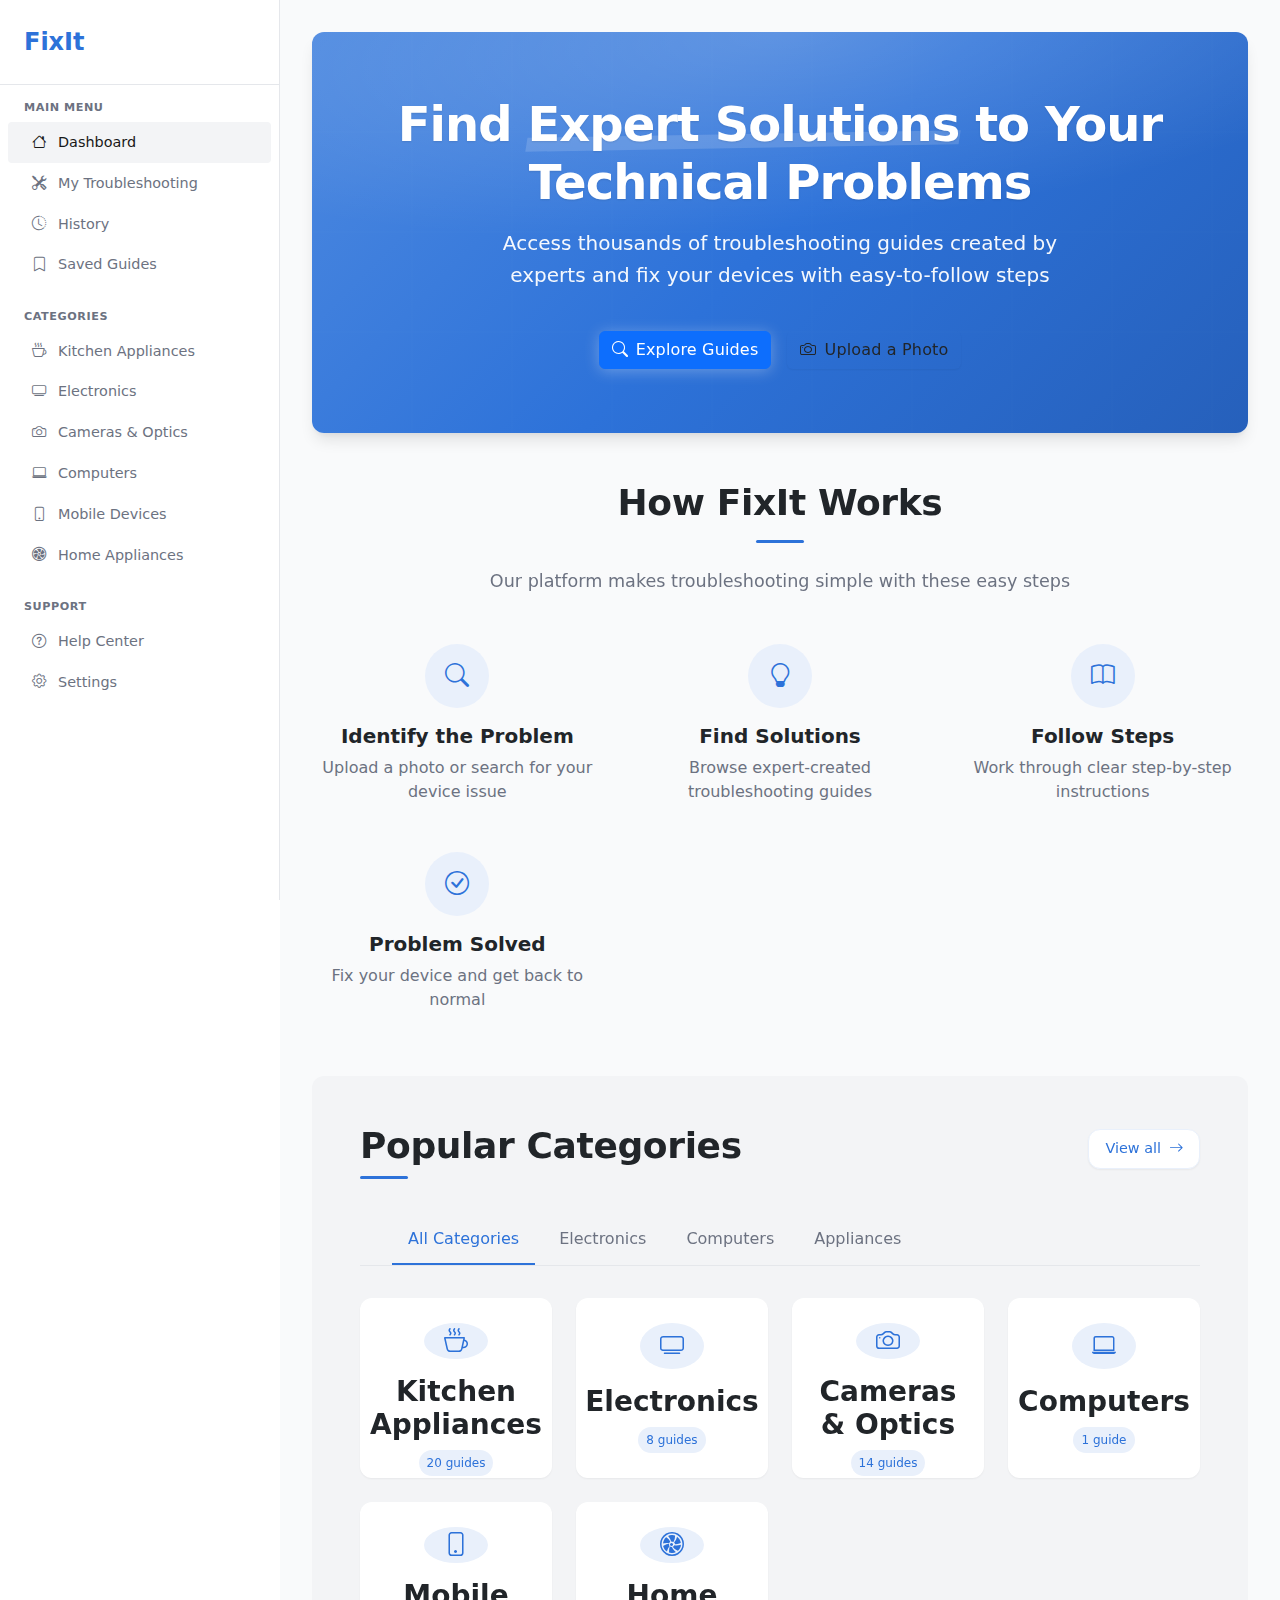
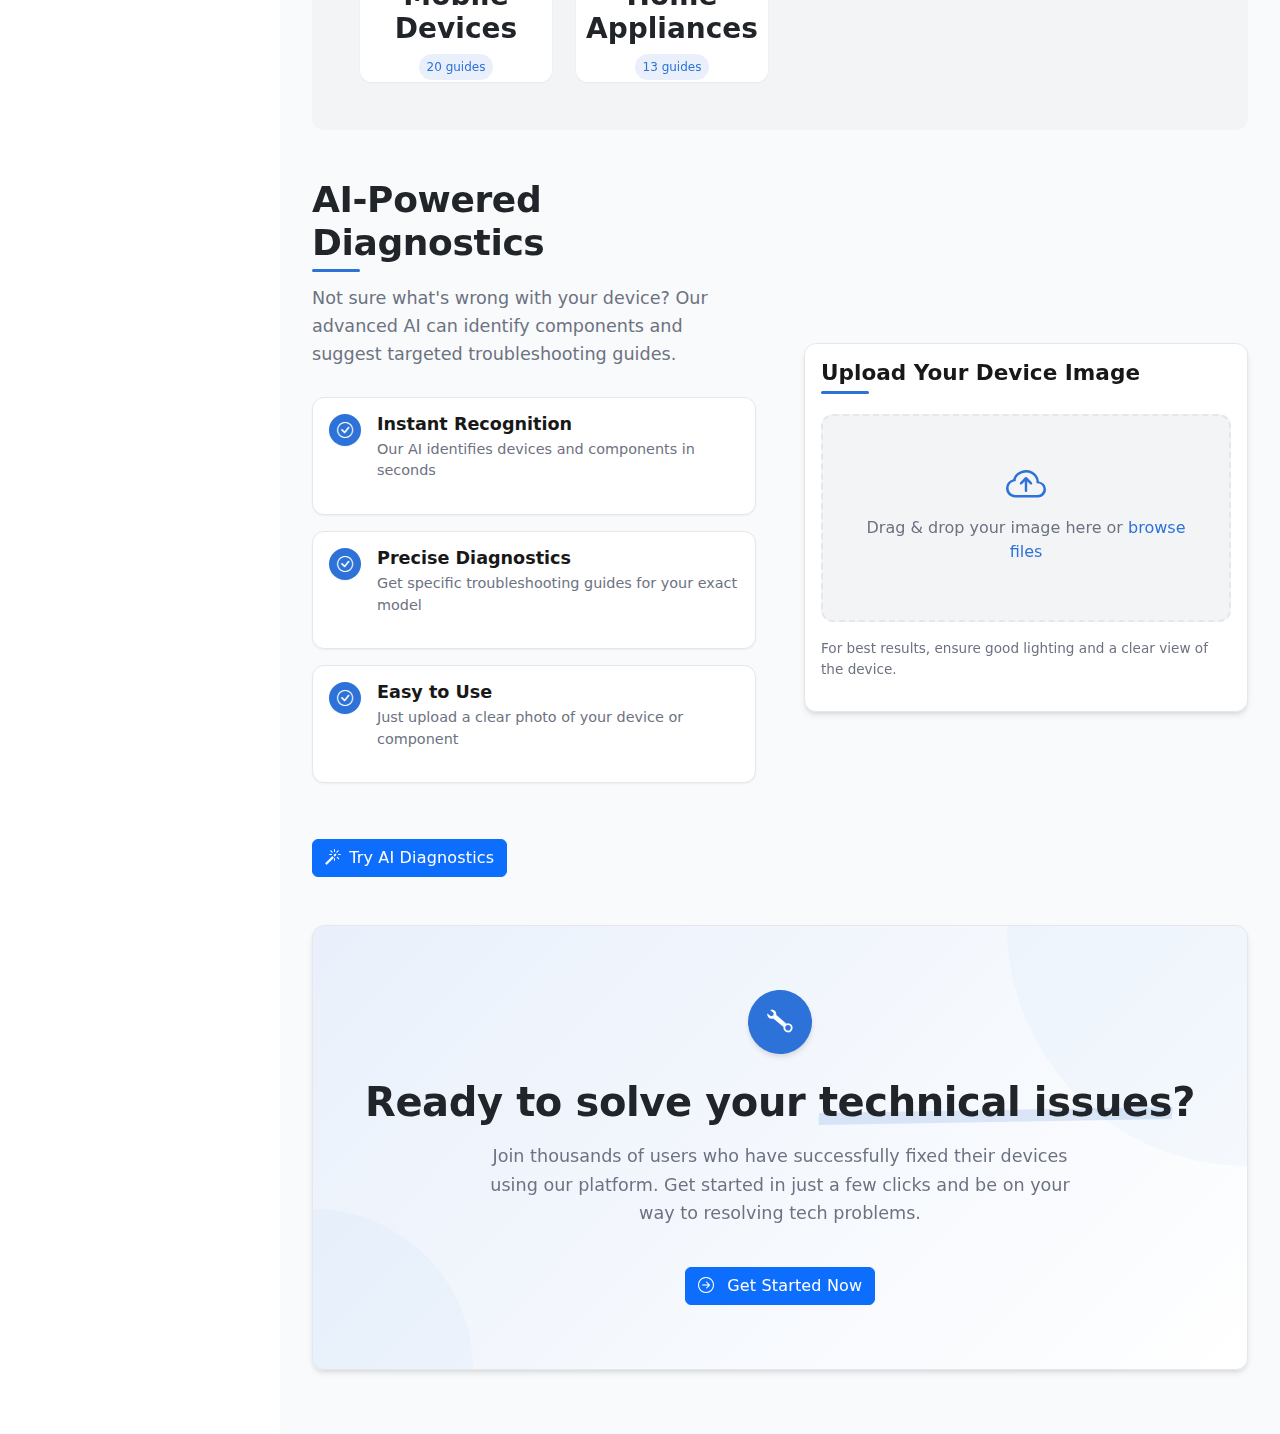
<file: index (2).html>
<!DOCTYPE html>
<html lang="en">
<head>
  <meta charset="UTF-8">
  <meta name="viewport" content="width=device-width, initial-scale=1.0">
  <title>FixIt - Tech Troubleshooting Guide</title>
  <link rel="stylesheet" href="styles.css">
  <link href="https://cdn.jsdelivr.net/npm/bootstrap@5.3.0/dist/css/bootstrap.min.css" rel="stylesheet">
  <link rel="stylesheet" href="https://cdn.jsdelivr.net/npm/bootstrap-icons@1.11.0/font/bootstrap-icons.css">
</head>
<body>
  <div class="app-container">
    <!-- Sidebar -->
    <aside class="sidebar">
      <div class="logo-container">
        <a href="index.html" class="logo">FixIt</a>
      </div>
      
      <nav class="sidebar-nav">
        <div class="nav-section">
          <h5 class="nav-title">MAIN MENU</h5>
          <ul class="nav-items">
            <li class="nav-item active">
              <a href="index.html">
                <i class="bi bi-house"></i>
                <span>Dashboard</span>
              </a>
            </li>
            <li class="nav-item">
              <a href="my-troubleshooting.html">
                <i class="bi bi-tools"></i>
                <span>My Troubleshooting</span>
              </a>
            </li>
            <li class="nav-item">
              <a href="history.html">
                <i class="bi bi-clock-history"></i>
                <span>History</span>
              </a>
            </li>
            <li class="nav-item">
              <a href="saved-guides.html">
                <i class="bi bi-bookmark"></i>
                <span>Saved Guides</span>
              </a>
            </li>
          </ul>
        </div>
        
        <div class="nav-section">
          <h5 class="nav-title">CATEGORIES</h5>
          <ul class="nav-items" id="category-nav">
            <!-- Categories will be loaded here via JavaScript -->
            <li class="nav-item skeleton">
              <div class="skeleton-icon"></div>
              <div class="skeleton-text"></div>
            </li>
            <li class="nav-item skeleton">
              <div class="skeleton-icon"></div>
              <div class="skeleton-text"></div>
            </li>
          </ul>
        </div>
        
        <div class="nav-section">
          <h5 class="nav-title">SUPPORT</h5>
          <ul class="nav-items">
            <li class="nav-item">
              <a href="help-center.html">
                <i class="bi bi-question-circle"></i>
                <span>Help Center</span>
              </a>
            </li>
            <li class="nav-item">
              <a href="settings.html">
                <i class="bi bi-gear"></i>
                <span>Settings</span>
              </a>
            </li>
          </ul>
        </div>
      </nav>
    </aside>

    <!-- Main Content -->
    <main class="main-content">
      <div class="content-inner">
        <!-- Hero Section -->
        <section class="hero-section">
          <div class="hero-content">
            <h1>Find <span>Expert Solutions</span> to Your Technical Problems</h1>
            <p>Access thousands of troubleshooting guides created by experts and fix your devices with easy-to-follow steps</p>
            <div class="hero-buttons">
              <button class="btn btn-primary"><i class="bi bi-search me-2"></i>Explore Guides</button>
              <button class="btn btn-outline"><i class="bi bi-camera me-2"></i>Upload a Photo</button>
            </div>
          </div>
        </section>

        <!-- How it Works Section -->
        <section class="how-it-works-section">
          <div class="section-header">
            <h2>How FixIt Works</h2>
            <p>Our platform makes troubleshooting simple with these easy steps</p>
          </div>
          
          <div class="steps-container">
            <div class="step-item">
              <div class="step-icon">
                <i class="bi bi-search"></i>
              </div>
              <h3>Identify the Problem</h3>
              <p>Upload a photo or search for your device issue</p>
            </div>
            
            <div class="step-item">
              <div class="step-icon">
                <i class="bi bi-lightbulb"></i>
              </div>
              <h3>Find Solutions</h3>
              <p>Browse expert-created troubleshooting guides</p>
            </div>
            
            <div class="step-item">
              <div class="step-icon">
                <i class="bi bi-book"></i>
              </div>
              <h3>Follow Steps</h3>
              <p>Work through clear step-by-step instructions</p>
            </div>
            
            <div class="step-item">
              <div class="step-icon">
                <i class="bi bi-check-circle"></i>
              </div>
              <h3>Problem Solved</h3>
              <p>Fix your device and get back to normal</p>
            </div>
          </div>
        </section>

        <!-- Categories Section -->
        <section class="categories-section">
          <div class="section-header-with-action">
            <h2>Popular Categories</h2>
            <a href="categories.html" class="view-all">
              View all <i class="bi bi-arrow-right"></i>
            </a>
          </div>
          
          <div class="tabs-container">
            <ul class="tabs-nav">
              <li class="active"><a href="#all-tab">All Categories</a></li>
              <li><a href="#electronics-tab">Electronics</a></li>
              <li><a href="#computers-tab">Computers</a></li>
              <li><a href="#appliances-tab">Appliances</a></li>
            </ul>
            
            <div class="tab-content">
              <div id="all-tab" class="tab-pane active">
                <div class="categories-grid" id="all-categories">
                  <!-- Categories will be loaded here via JavaScript -->
                  <div class="category-card skeleton"></div>
                  <div class="category-card skeleton"></div>
                  <div class="category-card skeleton"></div>
                  <div class="category-card skeleton"></div>
                  <div class="category-card skeleton"></div>
                  <div class="category-card skeleton"></div>
                </div>
              </div>
              
              <div id="electronics-tab" class="tab-pane">
                <div class="categories-grid" id="electronics-categories">
                  <!-- Electronics categories will be loaded here -->
                </div>
              </div>
              
              <div id="computers-tab" class="tab-pane">
                <div class="categories-grid" id="computers-categories">
                  <!-- Computers categories will be loaded here -->
                </div>
              </div>
              
              <div id="appliances-tab" class="tab-pane">
                <div class="categories-grid" id="appliances-categories">
                  <!-- Appliances categories will be loaded here -->
                </div>
              </div>
            </div>
          </div>
        </section>

        <!-- AI Detection Section -->
        <section class="ai-detection-section">
          <div class="ai-info">
            <h2>AI-Powered Diagnostics</h2>
            <p>Not sure what's wrong with your device? Our advanced AI can identify components and suggest targeted troubleshooting guides.</p>
            
            <div class="features-list">
              <div class="feature-item">
                <i class="bi bi-check-circle"></i>
                <div>
                  <h4>Instant Recognition</h4>
                  <p>Our AI identifies devices and components in seconds</p>
                </div>
              </div>
              
              <div class="feature-item">
                <i class="bi bi-check-circle"></i>
                <div>
                  <h4>Precise Diagnostics</h4>
                  <p>Get specific troubleshooting guides for your exact model</p>
                </div>
              </div>
              
              <div class="feature-item">
                <i class="bi bi-check-circle"></i>
                <div>
                  <h4>Easy to Use</h4>
                  <p>Just upload a clear photo of your device or component</p>
                </div>
              </div>
            </div>
            
            <button class="btn btn-primary mt-4"><i class="bi bi-magic me-2"></i>Try AI Diagnostics</button>
          </div>
          
          <div class="ai-upload-box">
            <div class="card">
              <div class="card-body">
                <h3>Upload Your Device Image</h3>
                <div class="upload-area" id="upload-area">
                  <i class="bi bi-cloud-arrow-up"></i>
                  <p>Drag & drop your image here or <span>browse files</span></p>
                  <input type="file" id="file-upload" accept="image/*" hidden>
                </div>
                <p class="upload-tip">For best results, ensure good lighting and a clear view of the device.</p>
              </div>
            </div>
          </div>
        </section>

        <!-- CTA Section -->
        <section class="cta-section">
          <div class="cta-icon">
            <i class="bi bi-wrench"></i>
          </div>
          <h2>Ready to solve your <span>technical issues</span>?</h2>
          <p>Join thousands of users who have successfully fixed their devices using our platform. Get started in just a few clicks and be on your way to resolving tech problems.</p>
          <button class="btn btn-primary">
            <i class="bi bi-arrow-right-circle me-2"></i>
            Get Started Now
          </button>
        </section>
      </div>
    </main>
  </div>

  <script src="script.js"></script>
</body>
</html>
</file>
<file: styles.css>
/* Base Styles */
@import url('https://fonts.googleapis.com/css2?family=Inter:wght@300;400;500;600;700&display=swap');

:root {
  --primary: #2D72D9;
  --primary-dark: #2660BB;
  --primary-light: #4D89E0;
  --primary-very-light: #E9F0FB;
  --secondary: #64748b;
  --background: #ffffff;
  --foreground: #181818;
  --muted: #f3f4f6;
  --muted-foreground: #6c7281;
  --border: #e5e7eb;
  --radius: 0.75rem;
  --shadow-sm: 0 1px 2px rgba(0, 0, 0, 0.05);
  --shadow-md: 0 4px 6px -1px rgba(0, 0, 0, 0.1), 0 2px 4px -1px rgba(0, 0, 0, 0.06);
  --shadow-lg: 0 10px 15px -3px rgba(0, 0, 0, 0.1), 0 4px 6px -2px rgba(0, 0, 0, 0.05);
  --transition: all 0.3s ease;
}

* {
  margin: 0;
  padding: 0;
  box-sizing: border-box;
}

body {
  font-family: 'Inter', -apple-system, BlinkMacSystemFont, "Segoe UI", Roboto, Helvetica, Arial, sans-serif;
  color: var(--foreground);
  background-color: var(--background);
  line-height: 1.5;
}

/* Layout */
.app-container {
  display: flex;
  min-height: 100vh;
}

/* Sidebar */
.sidebar {
  width: 280px;
  background-color: #fff;
  border-right: 1px solid var(--border);
  display: flex;
  flex-direction: column;
  position: sticky;
  top: 0;
  height: 100vh;
  overflow-y: auto;
}

.logo-container {
  padding: 1.5rem;
  border-bottom: 1px solid var(--border);
}

.logo {
  color: var(--primary);
  font-size: 1.5rem;
  font-weight: 700;
  text-decoration: none;
}

.sidebar-nav {
  padding: 1rem 0;
  flex: 1;
}

.nav-section {
  margin-bottom: 1.5rem;
}

.nav-title {
  font-size: 0.7rem;
  font-weight: 600;
  color: var(--muted-foreground);
  padding: 0 1.5rem;
  margin-bottom: 0.5rem;
  letter-spacing: 0.05em;
}

.nav-items {
  list-style: none;
  padding: 0;
}

.nav-item a {
  display: flex;
  align-items: center;
  gap: 0.75rem;
  padding: 0.6rem 1.5rem;
  color: var(--muted-foreground);
  text-decoration: none;
  font-size: 0.9rem;
  transition: background-color 0.2s, color 0.2s;
  border-radius: 0.25rem;
  margin: 0 0.5rem;
}

.nav-item a:hover, .nav-item.active a {
  background-color: var(--muted);
  color: var(--foreground);
}

.nav-item.active a {
  font-weight: 500;
}

/* Skeleton loading */
.skeleton {
  position: relative;
  overflow: hidden;
  background-color: var(--muted);
  border-radius: var(--radius);
}

.skeleton::after {
  content: "";
  position: absolute;
  top: 0;
  right: 0;
  bottom: 0;
  left: 0;
  transform: translateX(-100%);
  background-image: linear-gradient(
    90deg,
    rgba(255, 255, 255, 0) 0,
    rgba(255, 255, 255, 0.2) 20%,
    rgba(255, 255, 255, 0.5) 60%,
    rgba(255, 255, 255, 0)
  );
  animation: shimmer 2s infinite;
}

@keyframes shimmer {
  100% {
    transform: translateX(100%);
  }
}

.nav-item.skeleton {
  display: flex;
  align-items: center;
  gap: 0.75rem;
  padding: 0.6rem 1.5rem;
  margin: 0 0.5rem;
  height: 2.5rem;
}

.skeleton-icon {
  width: 1rem;
  height: 1rem;
  border-radius: 50%;
  background-color: #e2e8f0;
}

.skeleton-text {
  width: 70%;
  height: 0.9rem;
  background-color: #e2e8f0;
  border-radius: 0.25rem;
}

/* Main Content */
.main-content {
  flex: 1;
  padding: 2rem;
  background-color: #f9fafb;
}

.content-inner {
  max-width: 1200px;
  margin: 0 auto;
}

/* Hero Section */
.hero-section {
  background: linear-gradient(135deg, var(--primary-light), var(--primary), var(--primary-dark));
  border-radius: var(--radius);
  padding: 4rem 2rem;
  margin-bottom: 3rem;
  color: white;
  text-align: center;
  position: relative;
  overflow: hidden;
  box-shadow: var(--shadow-lg);
}

.hero-section::before {
  content: '';
  position: absolute;
  top: 0;
  left: 0;
  right: 0;
  bottom: 0;
  background-image: url('data:image/svg+xml;utf8,<svg xmlns="http://www.w3.org/2000/svg" width="100" height="100" viewBox="0 0 100 100"><rect width="100" height="100" fill="none" stroke="white" stroke-width="1" stroke-opacity="0.1"/></svg>');
  opacity: 0.1;
}

.hero-section::after {
  content: '';
  position: absolute;
  width: 150%;
  height: 100%;
  top: -50%;
  left: -25%;
  background: radial-gradient(ellipse at center, rgba(255,255,255,0.2) 0%, rgba(255,255,255,0) 70%);
  transform: rotate(-5deg);
  pointer-events: none;
}

.hero-content {
  position: relative;
  z-index: 1;
  max-width: 800px;
  margin: 0 auto;
}

.hero-section h1 {
  font-size: 3rem;
  font-weight: 800;
  margin-bottom: 1rem;
  line-height: 1.2;
  letter-spacing: -0.02em;
  text-shadow: 0 1px 2px rgba(0,0,0,0.1);
}

.hero-section h1 span {
  position: relative;
  display: inline-block;
}

.hero-section h1 span::after {
  content: '';
  position: absolute;
  left: 0;
  right: 0;
  bottom: 0.1em;
  height: 0.3em;
  background-color: rgba(255,255,255,0.15);
  z-index: -1;
  transform: skew(-10deg) rotate(-1deg);
}

.hero-section p {
  font-size: 1.25rem;
  font-weight: 300;
  margin-bottom: 2.5rem;
  opacity: 0.95;
  max-width: 600px;
  margin-left: auto;
  margin-right: auto;
  line-height: 1.6;
}

.hero-buttons {
  display: flex;
  gap: 1rem;
  justify-content: center;
  flex-wrap: wrap;
}

.btn {
  display: inline-flex;
  align-items: center;
  justify-content: center;
  padding: 0.75rem 1.5rem;
  font-weight: 500;
  border-radius: var(--radius);
  transition: var(--transition);
  cursor: pointer;
  letter-spacing: 0.01em;
  position: relative;
  overflow: hidden;
  box-shadow: var(--shadow-sm);
  border: none;
  font-size: 0.9rem;
}

.btn::after {
  content: '';
  position: absolute;
  width: 100%;
  height: 100%;
  top: 0;
  left: 0;
  pointer-events: none;
  background-image: radial-gradient(circle, #fff 10%, transparent 10.01%);
  background-repeat: no-repeat;
  background-position: 50%;
  transform: scale(10, 10);
  opacity: 0;
  transition: transform 0.5s, opacity 1s;
}

.btn:active::after {
  transform: scale(0, 0);
  opacity: 0.3;
  transition: 0s;
}

.btn-primary {
  background-color: white;
  color: var(--primary);
  box-shadow: 0 2px 15px rgba(255, 255, 255, 0.3);
}

.btn-primary:hover {
  background-color: rgba(255, 255, 255, 0.9);
  transform: translateY(-2px);
  box-shadow: 0 4px 20px rgba(255, 255, 255, 0.4);
}

.btn-outline {
  background-color: transparent;
  color: white;
  border: 1px solid rgba(255, 255, 255, 0.5);
}

.btn-outline:hover {
  background-color: rgba(255, 255, 255, 0.1);
  border-color: white;
  transform: translateY(-2px);
}

/* How it Works Section */
.how-it-works-section {
  margin-bottom: 3rem;
}

.section-header {
  text-align: center;
  margin-bottom: 3rem;
  position: relative;
}

.section-header h2 {
  font-size: 2.25rem;
  font-weight: 800;
  margin-bottom: 0.75rem;
  letter-spacing: -0.01em;
}

.section-header h2::after {
  content: '';
  display: block;
  width: 3rem;
  height: 3px;
  background-color: var(--primary);
  margin: 1rem auto 1.5rem;
  border-radius: 3px;
}

.section-header p {
  color: var(--muted-foreground);
  max-width: 600px;
  margin: 0 auto;
  font-size: 1.1rem;
  line-height: 1.6;
}

.steps-container {
  display: grid;
  grid-template-columns: repeat(auto-fit, minmax(220px, 1fr));
  gap: 2rem;
}

.step-item {
  text-align: center;
}

.step-icon {
  width: 4rem;
  height: 4rem;
  background-color: var(--primary-very-light);
  color: var(--primary);
  display: flex;
  align-items: center;
  justify-content: center;
  border-radius: 50%;
  margin: 0 auto 1rem;
  font-size: 1.5rem;
}

.step-item h3 {
  font-size: 1.25rem;
  font-weight: 600;
  margin-bottom: 0.5rem;
}

.step-item p {
  color: var(--muted-foreground);
}

/* Categories Section */
.categories-section {
  background-color: var(--muted);
  padding: 3rem;
  border-radius: var(--radius);
  margin-bottom: 3rem;
}

.section-header-with-action {
  display: flex;
  justify-content: space-between;
  align-items: center;
  margin-bottom: 2.5rem;
  position: relative;
}

.section-header-with-action h2 {
  font-size: 2.25rem;
  font-weight: 800;
  letter-spacing: -0.01em;
  position: relative;
  display: inline-block;
}

.section-header-with-action h2::after {
  content: '';
  position: absolute;
  left: 0;
  bottom: -0.75rem;
  width: 3rem;
  height: 3px;
  background-color: var(--primary);
  border-radius: 3px;
}

.view-all {
  display: inline-flex;
  align-items: center;
  gap: 0.5rem;
  color: var(--primary);
  text-decoration: none;
  padding: 0.5rem 1rem;
  border: 1px solid var(--primary-very-light);
  border-radius: var(--radius);
  font-size: 0.9rem;
  font-weight: 500;
  transition: var(--transition);
  background-color: white;
  box-shadow: var(--shadow-sm);
}

.view-all:hover {
  background-color: var(--primary-very-light);
  transform: translateY(-2px);
  box-shadow: var(--shadow-md);
}

.tabs-container {
  position: relative;
}

.tabs-nav {
  display: flex;
  list-style: none;
  margin-bottom: 2rem;
  border-bottom: 1px solid var(--border);
  overflow-x: auto;
  -webkit-overflow-scrolling: touch;
  scrollbar-width: none;
}

.tabs-nav::-webkit-scrollbar {
  display: none;
}

.tabs-nav li {
  margin-right: 0.5rem;
}

.tabs-nav a {
  display: inline-block;
  padding: 0.75rem 1rem;
  color: var(--muted-foreground);
  text-decoration: none;
  border-bottom: 2px solid transparent;
  transition: all 0.2s;
  white-space: nowrap;
}

.tabs-nav li.active a {
  color: var(--primary);
  border-bottom-color: var(--primary);
}

.tab-pane {
  display: none;
}

.tab-pane.active {
  display: block;
}

.categories-grid {
  display: grid;
  grid-template-columns: repeat(auto-fill, minmax(180px, 1fr));
  gap: 1.5rem;
}

.category-card {
  background-color: white;
  border-radius: var(--radius);
  box-shadow: var(--shadow-sm);
  padding: 1.5rem;
  text-align: center;
  transition: var(--transition);
  cursor: pointer;
  display: flex;
  flex-direction: column;
  align-items: center;
  height: 180px;
  position: relative;
  overflow: hidden;
  border: 1px solid transparent;
}

.category-card:hover {
  box-shadow: var(--shadow-md);
  transform: translateY(-5px);
  border-color: var(--primary-very-light);
}

.category-icon {
  width: 4rem;
  height: 4rem;
  background-color: var(--primary-very-light);
  color: var(--primary);
  display: flex;
  align-items: center;
  justify-content: center;
  border-radius: 50%;
  margin-bottom: 1rem;
  font-size: 1.5rem;
  transition: transform 0.3s;
}

.category-card:hover .category-icon {
  transform: scale(1.1);
}

.category-name {
  font-weight: 600;
  margin-bottom: 0.5rem;
}

.category-badge {
  background-color: var(--primary-very-light);
  color: var(--primary);
  padding: 0.25rem 0.5rem;
  border-radius: 1rem;
  font-size: 0.75rem;
}

.arrow-icon {
  position: absolute;
  bottom: 0.5rem;
  right: 0.5rem;
  font-size: 0.75rem;
  color: var(--primary);
  opacity: 0;
  transition: opacity 0.3s;
}

.category-card:hover .arrow-icon {
  opacity: 1;
}

/* AI Detection Section */
.ai-detection-section {
  display: grid;
  grid-template-columns: 1fr 1fr;
  gap: 3rem;
  margin-bottom: 3rem;
  align-items: center;
}

.ai-info h2 {
  font-size: 2.25rem;
  font-weight: 800;
  margin-bottom: 1.25rem;
  letter-spacing: -0.01em;
  position: relative;
  display: inline-block;
}

.ai-info h2::after {
  content: '';
  position: absolute;
  left: 0;
  bottom: -0.5rem;
  width: 3rem;
  height: 3px;
  background-color: var(--primary);
  border-radius: 3px;
}

.ai-info > p {
  color: var(--muted-foreground);
  margin-bottom: 1.75rem;
  font-size: 1.1rem;
  line-height: 1.6;
  max-width: 90%;
}

.features-list {
  display: flex;
  flex-direction: column;
  gap: 1rem;
  margin-bottom: 2rem;
}

.feature-item {
  display: flex;
  gap: 1rem;
  background-color: white;
  padding: 1rem;
  border-radius: var(--radius);
  transition: var(--transition);
  box-shadow: var(--shadow-sm);
  border: 1px solid var(--border);
}

.feature-item:hover {
  box-shadow: var(--shadow-md);
  transform: translateY(-3px);
  border-color: var(--primary-very-light);
}

.feature-item i {
  color: white;
  background-color: var(--primary);
  width: 2rem;
  height: 2rem;
  border-radius: 50%;
  display: flex;
  align-items: center;
  justify-content: center;
  flex-shrink: 0;
  font-size: 1rem;
  box-shadow: var(--shadow-sm);
}

.feature-item h4 {
  font-weight: 600;
  font-size: 1.1rem;
  margin-bottom: 0.25rem;
  color: var(--foreground);
}

.feature-item p {
  color: var(--muted-foreground);
  font-size: 0.9rem;
  line-height: 1.5;
}

.ai-upload-box .card {
  border: 1px solid var(--border);
  border-radius: var(--radius);
  box-shadow: var(--shadow-md);
  background-color: white;
  transition: var(--transition);
  overflow: hidden;
}

.ai-upload-box .card:hover {
  box-shadow: var(--shadow-lg);
  transform: translateY(-5px);
  border-color: var(--primary-very-light);
}

.card-body {
  padding: 2.5rem;
}

.card-body h3 {
  font-size: 1.35rem;
  font-weight: 700;
  margin-bottom: 1.75rem;
  color: var(--foreground);
  position: relative;
  display: inline-block;
}

.card-body h3::after {
  content: '';
  position: absolute;
  left: 0;
  bottom: -0.5rem;
  width: 3rem;
  height: 3px;
  background-color: var(--primary);
  border-radius: 3px;
}

.upload-area {
  border: 2px dashed var(--border);
  border-radius: var(--radius);
  padding: 2.5rem 2rem;
  text-align: center;
  cursor: pointer;
  transition: var(--transition);
  background-color: var(--muted);
}

.upload-area:hover {
  border-color: var(--primary);
  background-color: var(--primary-very-light);
  transform: scale(1.02);
}

.upload-area i {
  font-size: 2.5rem;
  color: var(--primary);
  margin-bottom: 1rem;
}

.upload-area p {
  color: var(--muted-foreground);
}

.upload-area p span {
  color: var(--primary);
  font-weight: 500;
}

.upload-tip {
  color: var(--muted-foreground);
  font-size: 0.85rem;
  margin-top: 1rem;
}

/* CTA Section */
.cta-section {
  background: linear-gradient(135deg, var(--primary-very-light) 0%, #ffffff 100%);
  padding: 4rem 3rem;
  border-radius: var(--radius);
  text-align: center;
  margin-bottom: 2rem;
  position: relative;
  overflow: hidden;
  box-shadow: var(--shadow-md);
  border: 1px solid var(--border);
}

.cta-section::before {
  content: '';
  position: absolute;
  width: 30rem;
  height: 30rem;
  border-radius: 50%;
  background-color: rgba(45, 114, 217, 0.03);
  top: -15rem;
  right: -15rem;
  z-index: 0;
}

.cta-section::after {
  content: '';
  position: absolute;
  width: 20rem;
  height: 20rem;
  border-radius: 50%;
  background-color: rgba(45, 114, 217, 0.03);
  bottom: -10rem;
  left: -10rem;
  z-index: 0;
}

.cta-icon {
  width: 4rem;
  height: 4rem;
  background-color: var(--primary);
  color: white;
  border-radius: 50%;
  display: flex;
  align-items: center;
  justify-content: center;
  margin: 0 auto 1.5rem;
  font-size: 1.5rem;
  position: relative;
  z-index: 1;
  box-shadow: var(--shadow-md);
  transform: rotate(-5deg);
  transition: var(--transition);
}

.cta-section:hover .cta-icon {
  transform: rotate(0deg) scale(1.1);
}

.cta-section h2 {
  font-size: 2.5rem;
  font-weight: 800;
  margin-bottom: 1rem;
  position: relative;
  z-index: 1;
  letter-spacing: -0.01em;
}

.cta-section h2 span {
  position: relative;
  display: inline-block;
}

.cta-section h2 span::after {
  content: '';
  position: absolute;
  left: 0;
  right: 0;
  bottom: 0.1em;
  height: 0.3em;
  background-color: rgba(45, 114, 217, 0.15);
  z-index: -1;
  transform: skew(-5deg) rotate(-1deg);
}

.cta-section p {
  color: var(--muted-foreground);
  max-width: 600px;
  margin: 0 auto 2.5rem;
  position: relative;
  z-index: 1;
  font-size: 1.1rem;
  line-height: 1.6;
}

/* Responsive Styles */
@media (max-width: 1024px) {
  .ai-detection-section {
    grid-template-columns: 1fr;
    gap: 2rem;
  }
}

@media (max-width: 768px) {
  .app-container {
    flex-direction: column;
  }
  
  .sidebar {
    width: 100%;
    height: auto;
    position: static;
    border-bottom: 1px solid var(--border);
    border-right: none;
  }
  
  .main-content {
    padding: 1.5rem;
  }
  
  .hero-section {
    padding: 3rem 1.5rem;
  }
  
  .hero-section h1 {
    font-size: 2rem;
  }
  
  .categories-section {
    padding: 2rem 1.5rem;
  }
  
  .steps-container {
    grid-template-columns: 1fr;
    max-width: 400px;
    margin: 0 auto;
  }
  
  .cta-section {
    padding: 3rem 1.5rem;
  }
  
  .cta-section h2 {
    font-size: 2rem;
  }
  
  .cta-section p {
    font-size: 1rem;
  }
}

@media (max-width: 480px) {
  .section-header-with-action {
    flex-direction: column;
    gap: 1rem;
    align-items: flex-start;
  }
  
  .hero-buttons {
    flex-direction: column;
    width: 100%;
  }
  
  .btn {
    width: 100%;
  }
}
</file>
